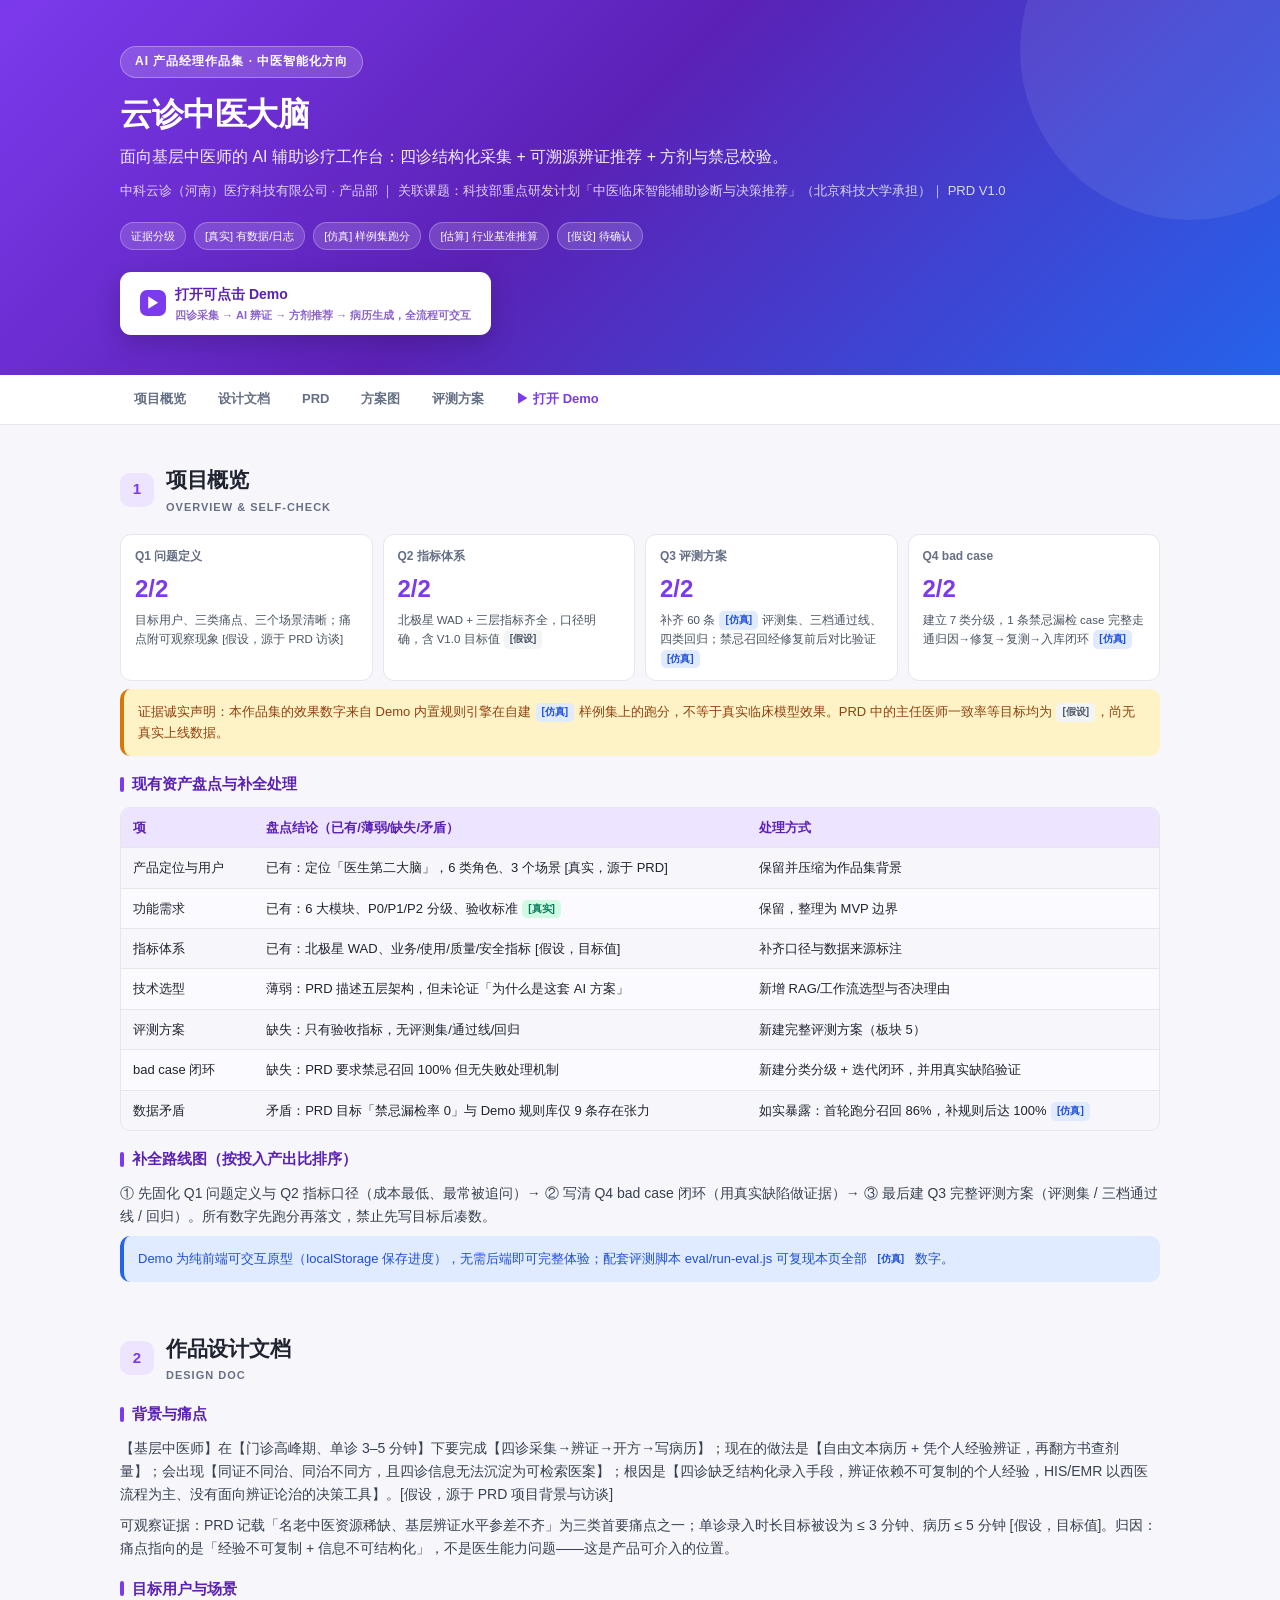
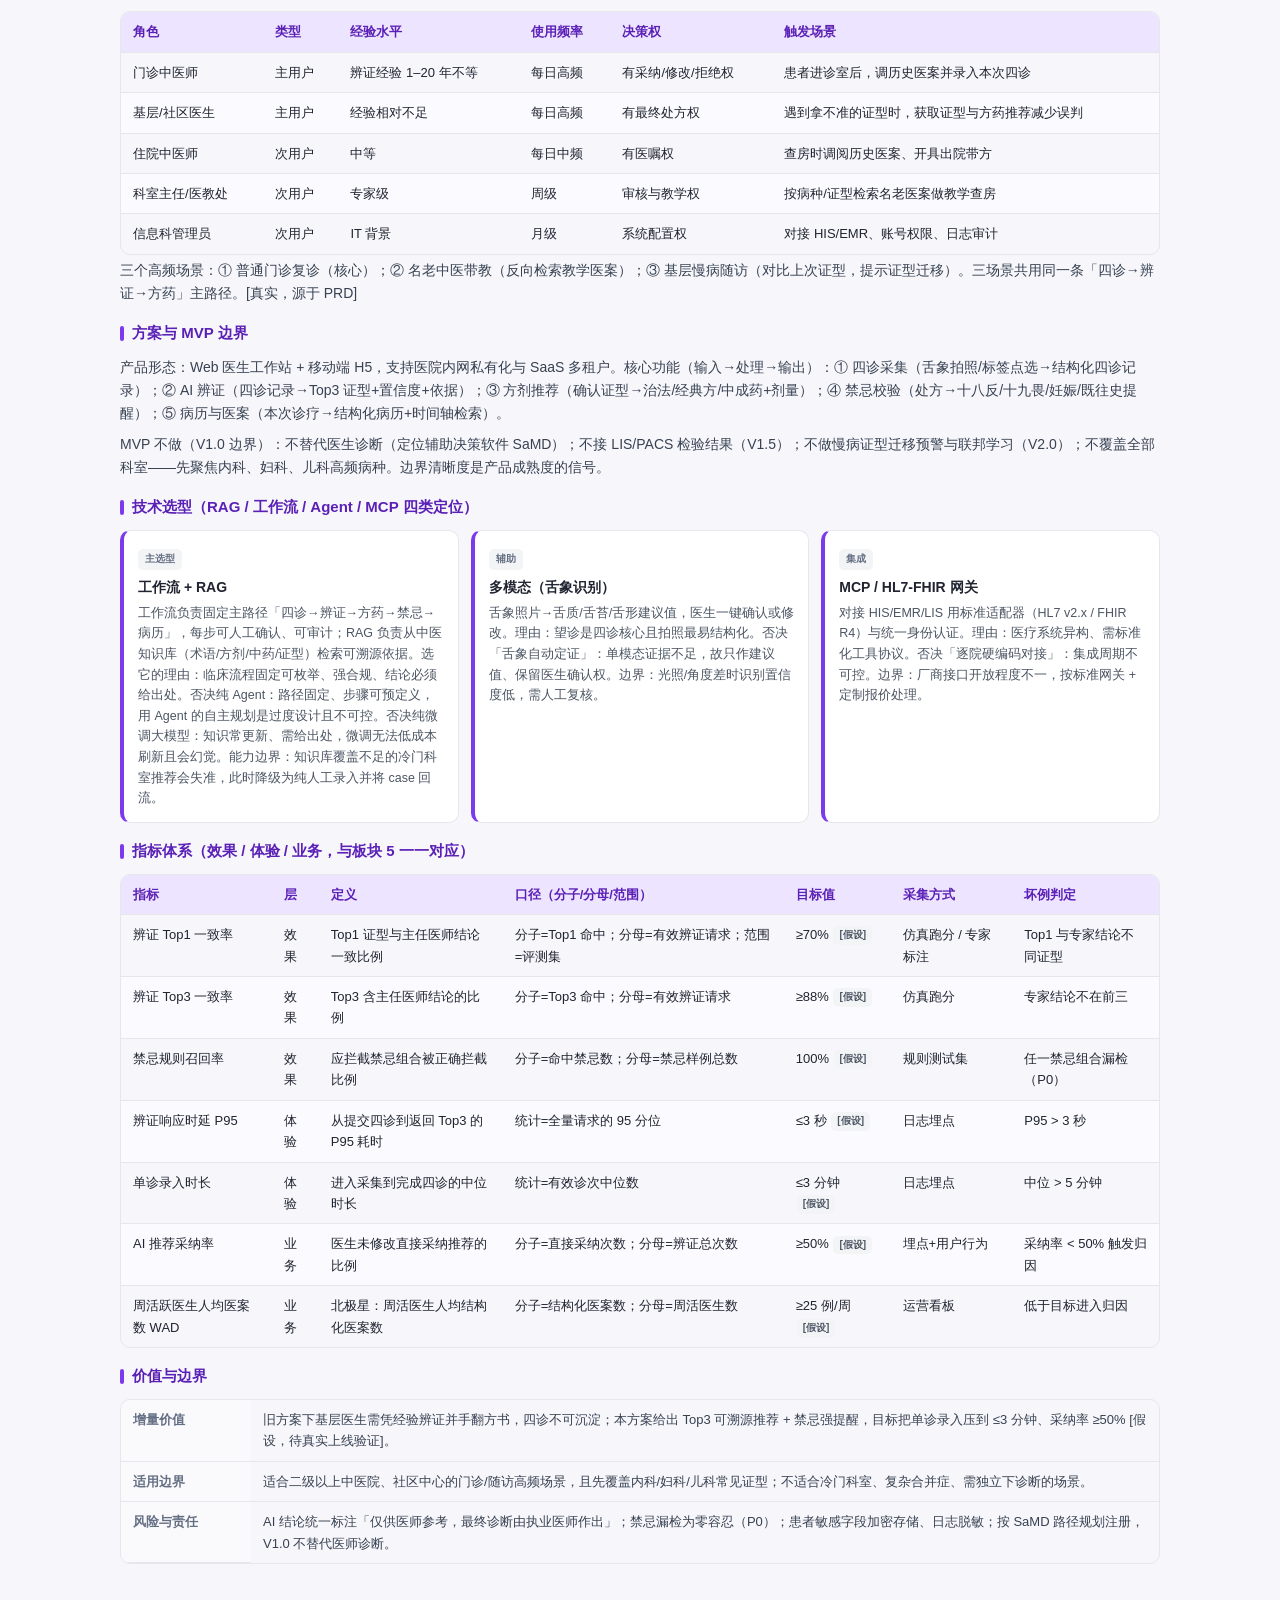
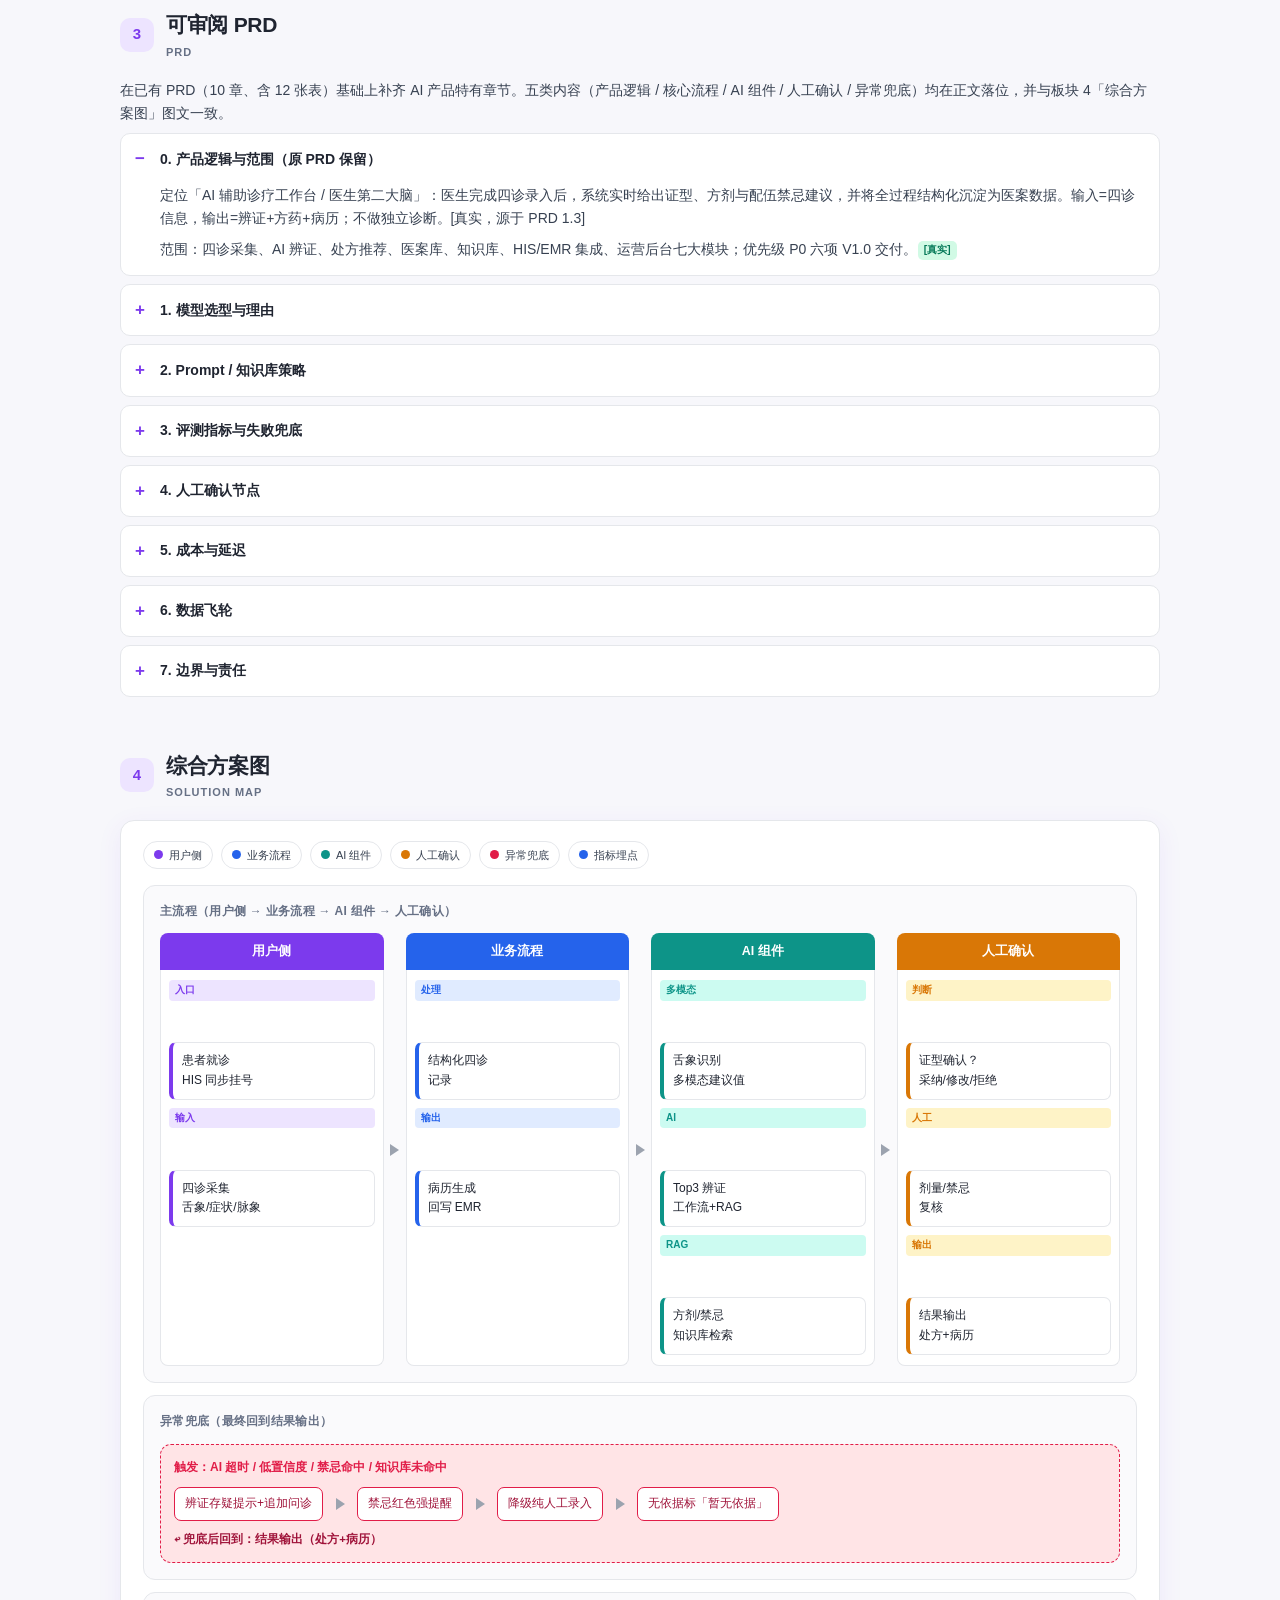
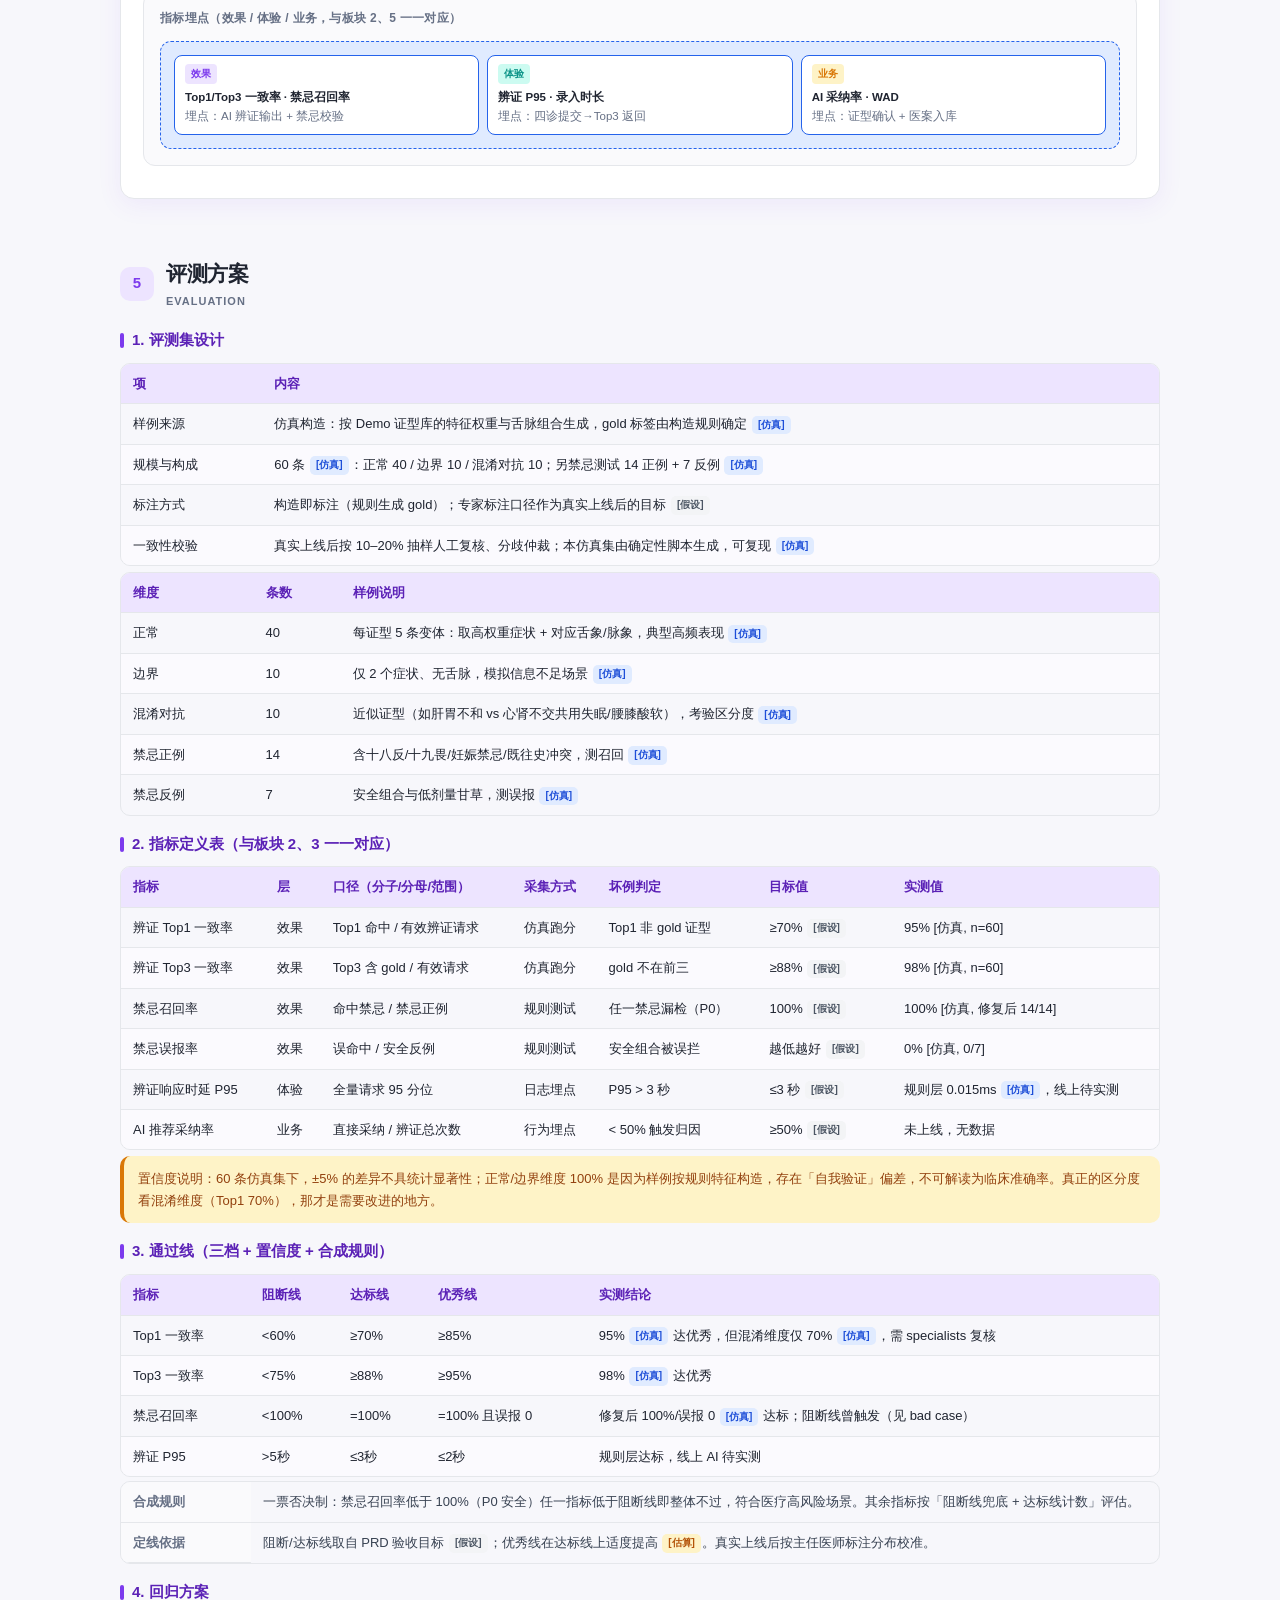
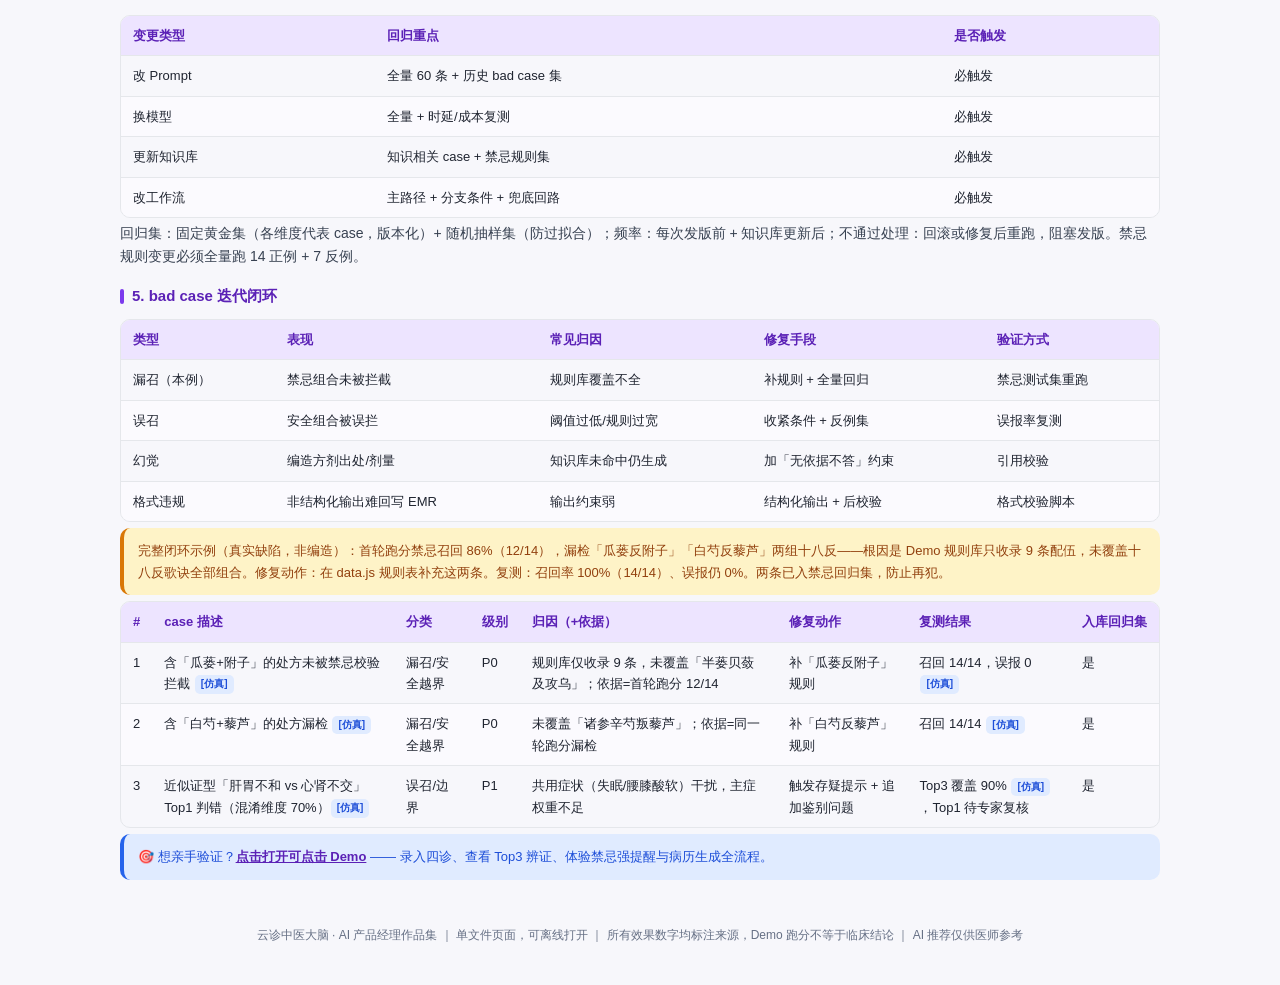
<file: index.html>
<!DOCTYPE html>
<html lang="zh-CN">
<head>
<meta charset="UTF-8">
<meta name="viewport" content="width=device-width, initial-scale=1.0">
<title>云诊中医大脑 · AI 产品经理作品集</title>
<style>
  :root{
    --purple:#7C3AED;--purple-d:#5B21B6;--purple-soft:#EDE4FF;
    --blue:#2563EB;--blue-d:#1D4ED8;--blue-soft:#E0EBFF;
    --teal:#0D9488;--teal-soft:#CCFBF1;
    --amber:#D97706;--amber-soft:#FEF3C7;
    --rose:#E11D48;--rose-soft:#FFE4E6;
    --green:#059669;--green-soft:#D1FAE5;
    --gray:#6B7280;--gray-soft:#F3F4F6;
    --ink:#1F2430;--muted:#667085;--line:#E5E7EB;--bg:#F7F7FB;--card:#FFFFFF;
    --shadow:0 6px 24px rgba(124,58,237,.08);
  }
  *{box-sizing:border-box;margin:0;padding:0}
  html{scroll-behavior:smooth}
  body{font-family:-apple-system,BlinkMacSystemFont,"Segoe UI","PingFang SC","Microsoft YaHei",sans-serif;
    color:var(--ink);background:var(--bg);line-height:1.65;-webkit-font-smoothing:antialiased}
  a{color:inherit;text-decoration:none}
  .wrap{max-width:1080px;margin:0 auto;padding:0 20px}

  /* Hero */
  .hero{background:linear-gradient(135deg,#7C3AED 0%,#5B21B6 45%,#2563EB 100%);color:#fff;padding:46px 0 40px;position:relative;overflow:hidden}
  .hero:after{content:"";position:absolute;right:-80px;top:-120px;width:340px;height:340px;border-radius:50%;background:rgba(255,255,255,.08)}
  .hero .wrap{position:relative;z-index:1}
  .kicker{display:inline-block;background:rgba(255,255,255,.16);border:1px solid rgba(255,255,255,.3);font-size:12px;font-weight:700;letter-spacing:1px;padding:5px 14px;border-radius:999px;margin-bottom:16px}
  .hero h1{font-size:32px;line-height:1.25;margin-bottom:10px;letter-spacing:-.5px}
  .hero h1 span{background:linear-gradient(90deg,#fff,#C4B5FD);-webkit-background-clip:text;background-clip:text;color:transparent}
  .hero .sub{font-size:16px;opacity:.92;max-width:760px}
  .hero-meta{font-size:13px;opacity:.8;margin-top:10px}
  .legend{display:flex;flex-wrap:wrap;gap:8px;margin-top:20px}
  .legend span{font-size:11px;background:rgba(255,255,255,.15);border:1px solid rgba(255,255,255,.25);padding:4px 10px;border-radius:999px}
  .demo-cta{display:inline-flex;align-items:center;gap:9px;margin-top:22px;background:#fff;color:var(--purple-d);font-weight:800;font-size:14px;padding:11px 20px;border-radius:11px;box-shadow:0 8px 24px rgba(0,0,0,.18);transition:.18s}
  .demo-cta:hover{transform:translateY(-2px);box-shadow:0 12px 28px rgba(0,0,0,.24)}
  .demo-cta .ico{width:26px;height:26px;border-radius:7px;background:var(--purple);color:#fff;display:flex;align-items:center;justify-content:center;font-size:14px}
  .demo-cta small{display:block;font-size:11px;font-weight:600;opacity:.7}

  /* Nav */
  nav{position:sticky;top:0;z-index:20;background:rgba(255,255,255,.94);backdrop-filter:blur(8px);border-bottom:1px solid var(--line)}
  nav .wrap{display:flex;gap:4px;overflow-x:auto;scrollbar-width:none}
  nav .wrap::-webkit-scrollbar{display:none}
  nav a{white-space:nowrap;font-size:13px;font-weight:600;color:var(--muted);padding:13px 14px;border-bottom:2px solid transparent}
  nav a:hover{color:var(--purple);border-bottom-color:var(--purple)}
  nav a.demo-link{color:var(--purple)}

  section{padding:38px 0 6px;scroll-margin-top:56px}
  .sec-head{display:flex;align-items:center;gap:12px;margin-bottom:18px}
  .sec-no{width:34px;height:34px;flex:0 0 34px;border-radius:10px;background:var(--purple-soft);color:var(--purple);display:flex;align-items:center;justify-content:center;font-weight:800;font-size:15px}
  .sec-head h2{font-size:21px;letter-spacing:-.3px}
  .sec-head .en{font-size:11px;color:var(--muted);font-weight:600;letter-spacing:1px;text-transform:uppercase}
  .card{background:var(--card);border:1px solid var(--line);border-radius:14px;box-shadow:var(--shadow);padding:20px 22px;margin-bottom:14px}
  .h3{font-size:15px;font-weight:800;color:var(--purple-d);margin:16px 0 10px;display:flex;align-items:center;gap:8px}
  .h3:first-child{margin-top:0}
  .h3:before{content:"";width:4px;height:15px;border-radius:2px;background:var(--purple)}
  .p{font-size:14px;color:#374151;margin-bottom:8px;word-break:break-word}
  .p:last-child{margin-bottom:0}

  .ev{display:inline-block;font-size:10px;font-weight:700;padding:1px 6px;border-radius:5px;vertical-align:middle;margin:0 1px}
  .ev-real{background:var(--green-soft);color:#047857}.ev-sim{background:var(--blue-soft);color:var(--blue-d)}
  .ev-est{background:var(--amber-soft);color:#B45309}.ev-hyp{background:var(--gray-soft);color:#4B5563}

  .tbl-wrap{overflow-x:auto;margin:6px 0 4px;border:1px solid var(--line);border-radius:10px}
  table{border-collapse:collapse;width:100%;font-size:13px;min-width:520px}
  th,td{text-align:left;padding:9px 12px;border-bottom:1px solid var(--line);vertical-align:top}
  th{background:var(--purple-soft);color:var(--purple-d);font-weight:700;white-space:nowrap}
  tr:last-child td{border-bottom:0} tr:nth-child(even) td{background:#FBFAFE}

  .cards{display:grid;grid-template-columns:repeat(auto-fit,minmax(230px,1fr));gap:12px;margin:6px 0}
  .mini{border:1px solid var(--line);border-left:4px solid var(--blue);border-radius:10px;padding:13px 14px;background:#fff}
  .mini.purple{border-left-color:var(--purple)}.mini.teal{border-left-color:var(--teal)}.mini.amber{border-left-color:var(--amber)}.mini.rose{border-left-color:var(--rose)}
  .mini .tag{display:inline-block;font-size:10px;font-weight:700;color:var(--muted);background:var(--gray-soft);padding:2px 7px;border-radius:5px;margin-bottom:6px}
  .mini .t{font-weight:800;font-size:14px;margin-bottom:4px}.mini .b{font-size:12.5px;color:#4B5563}

  .kv{display:grid;grid-template-columns:130px 1fr;gap:0;border:1px solid var(--line);border-radius:10px;overflow:hidden}
  .kv .k,.kv .v{padding:9px 12px;font-size:13px;border-bottom:1px solid var(--line)}
  .kv .k{background:#FAFAFC;font-weight:700;color:var(--muted)}.kv .v{color:#374151}
  .kv .k:last-of-type,.kv .v:last-of-type{border-bottom:0}

  .callout{border-radius:10px;padding:12px 14px;font-size:13px;margin:6px 0;border-left:4px solid var(--blue);background:var(--blue-soft);color:var(--blue-d)}
  .callout.warn{border-left-color:var(--amber);background:var(--amber-soft);color:#92400E}

  .score-strip{display:grid;grid-template-columns:repeat(auto-fit,minmax(160px,1fr));gap:10px;margin:8px 0}
  .score{border:1px solid var(--line);border-radius:11px;padding:12px 14px;background:#fff}
  .score .q{font-size:12px;color:var(--muted);font-weight:700}
  .score .v{font-size:24px;font-weight:800;color:var(--purple);margin:2px 0}
  .score .v small{font-size:12px;color:var(--muted);font-weight:600}
  .score .g{font-size:11.5px;color:#4B5563}

  details{border:1px solid var(--line);border-radius:10px;margin-bottom:8px;background:#fff}
  details summary{cursor:pointer;padding:11px 14px;font-weight:700;font-size:14px;color:var(--ink);list-style:none;display:flex;align-items:center;gap:9px}
  details summary::-webkit-details-marker{display:none}
  details summary:before{content:"+";color:var(--purple);font-weight:800;font-size:17px;width:16px}
  details[open] summary:before{content:"−"}
  details .dbody{padding:0 14px 14px 39px}

  .map{font-size:13px}
  .map .m-legend{display:flex;flex-wrap:wrap;gap:8px;margin-bottom:16px}
  .map .m-legend span{font-size:11px;color:#374151;background:#fff;border:1px solid var(--line);border-radius:999px;padding:4px 10px;display:inline-flex;align-items:center;gap:6px}
  .map .m-legend i{width:9px;height:9px;border-radius:50%;display:inline-block}
  .map .m-panel{background:#FAFAFC;border:1px solid var(--line);border-radius:12px;padding:16px;margin-bottom:12px}
  .map .m-title{font-size:12px;font-weight:700;color:var(--muted);margin-bottom:12px;letter-spacing:.3px}
  .map .m-flow{display:flex;align-items:stretch;overflow-x:auto}
  .map .m-zone{flex:1;min-width:130px;display:flex;flex-direction:column}
  .map .m-zh{color:#fff;text-align:center;font-size:12.5px;font-weight:700;padding:8px 4px;border-radius:8px 8px 0 0}
  .map .m-zb{background:#fff;border:1px solid var(--line);border-top:0;border-radius:0 0 8px 8px;padding:10px 8px;display:flex;flex-direction:column;gap:8px;flex:1}
  .map .m-node{background:#fff;border:1px solid var(--line);border-left-width:4px;border-radius:7px;padding:8px 9px;font-size:12px;white-space:pre-line}
  .map .m-chip{display:inline-block;font-size:10px;font-weight:700;padding:2px 6px;border-radius:4px;margin-bottom:4px}
  .map .m-arrow{flex:0 0 22px;display:flex;align-items:center;justify-content:center}
  .map .m-arrow:before{content:"";width:0;height:0;border-top:6px solid transparent;border-bottom:6px solid transparent;border-left:9px solid #9CA3AF}
  .map .zp{background:var(--purple)}.map .np{border-left-color:var(--purple)}.map .cp{background:var(--purple-soft);color:var(--purple)}
  .map .zb{background:var(--blue)}.map .nb{border-left-color:var(--blue)}.map .cb{background:var(--blue-soft);color:var(--blue)}
  .map .zt{background:var(--teal)}.map .nt{border-left-color:var(--teal)}.map .ct{background:var(--teal-soft);color:var(--teal)}
  .map .za{background:var(--amber)}.map .na{border-left-color:var(--amber)}.map .ca{background:var(--amber-soft);color:var(--amber)}
  .map .zr{background:var(--rose)}
  .map .m-fb{background:var(--rose-soft);border:1px dashed var(--rose);border-radius:11px;padding:13px}
  .map .m-fb-t{font-size:12px;font-weight:700;color:var(--rose);margin-bottom:10px}
  .map .m-fb-flow{display:flex;flex-wrap:wrap;align-items:center;gap:6px}
  .map .m-fb-node{background:#fff;border:1px solid var(--rose);color:#9F1239;border-radius:7px;padding:6px 10px;font-size:12px}
  .map .m-back{margin-top:9px;font-size:11.5px;color:#9F1239;font-weight:700}
  .map .m-metrics{background:var(--blue-soft);border:1px dashed var(--blue);border-radius:11px;padding:13px}
  .map .m-grid{display:flex;flex-wrap:wrap;gap:8px}
  .map .m-item{background:#fff;border:1px solid var(--blue);border-radius:8px;padding:8px 10px;font-size:11.5px;flex:1 1 140px}
  .map .m-item .m-layer{display:inline-block;font-size:10px;font-weight:700;padding:2px 6px;border-radius:4px;margin-bottom:4px}
  .map .le{background:#EDE4FF;color:var(--purple)}.map .lx{background:#CCFBF1;color:var(--teal)}.map .lb{background:#FEF3C7;color:var(--amber)}
  .map .m-item .m-n{font-weight:700;display:block}.map .m-item .m-p{color:var(--muted)}

  footer{text-align:center;color:var(--muted);font-size:12px;padding:34px 20px 40px}
  @media(max-width:820px){
    .hero{padding:36px 0 30px}.hero h1{font-size:24px}
    section{padding-top:30px}.sec-head h2{font-size:18px}
    .card{padding:16px}.kv{grid-template-columns:100px 1fr}
    .map .m-flow{flex-direction:column}
    .map .m-arrow{height:20px;flex:0 0 20px}
    .map .m-arrow:before{border-left:6px solid transparent;border-right:6px solid transparent;border-top:9px solid #9CA3AF;border-bottom:0}
    .map .m-zb{flex-direction:row;flex-wrap:wrap}.map .m-node{flex:1 1 130px}
  }
</style>
</head>
<body>

<header class="hero">
  <div class="wrap">
    <span class="kicker" id="kicker">AI 产品经理作品集 · 中医智能化方向</span>
    <h1 id="title">云诊<span>中医大脑</span></h1>
    <p class="sub" id="subtitle">面向基层中医师的 AI 辅助诊疗工作台：把「望闻问切」结构化，3 秒内给出可溯源的辨证推荐，让名老中医的辨证经验在基层被复用。</p>
    <p class="hero-meta">中科云诊（河南）医疗科技有限公司 · 产品部 ｜ 关联课题：科技部重点研发计划「中医临床智能辅助诊断与决策推荐」（北京科技大学承担）｜ PRD V1.0</p>
    <div class="legend">
      <span>证据分级</span>
      <span>[真实] 有数据/日志</span><span>[仿真] 样例集跑分</span>
      <span>[估算] 行业基准推算</span><span>[假设] 待确认</span>
    </div>
    <a class="demo-cta" href="demo/index.html">
      <span class="ico">▶</span>
      <span>打开可点击 Demo<small>四诊采集 → AI 辨证 → 方剂推荐 → 病历生成，全流程可交互</small></span>
    </a>
  </div>
</header>

<nav><div class="wrap" id="nav"></div></nav>

<main class="wrap">
  <section id="s1"><div class="sec-head"><div class="sec-no">1</div><div><h2>项目概览</h2><div class="en">Overview &amp; Self-check</div></div></div><div id="b1"></div></section>
  <section id="s2"><div class="sec-head"><div class="sec-no">2</div><div><h2>作品设计文档</h2><div class="en">Design Doc</div></div></div><div id="b2"></div></section>
  <section id="s3"><div class="sec-head"><div class="sec-no">3</div><div><h2>可审阅 PRD</h2><div class="en">PRD</div></div></div><div id="b3"></div></section>
  <section id="s4"><div class="sec-head"><div class="sec-no">4</div><div><h2>综合方案图</h2><div class="en">Solution Map</div></div></div><div class="card map" id="map"></div></section>
  <section id="s5"><div class="sec-head"><div class="sec-no">5</div><div><h2>评测方案</h2><div class="en">Evaluation</div></div></div><div id="b5"></div></section>
</main>

<footer>云诊中医大脑 · AI 产品经理作品集 ｜ 单文件页面，可离线打开 ｜ 所有效果数字均标注来源，Demo 跑分不等于临床结论 ｜ AI 推荐仅供医师参考</footer>

<script>
const DEMO_URL = "demo/index.html";
const CONFIG = {
  kicker: "AI 产品经理作品集 · 中医智能化方向",
  title: "云诊中医大脑",
  subtitle: "面向基层中医师的 AI 辅助诊疗工作台：四诊结构化采集 + 可溯源辨证推荐 + 方剂与禁忌校验。",
  nav: [
    {id:"s1", label:"项目概览"}, {id:"s2", label:"设计文档"}, {id:"s3", label:"PRD"},
    {id:"s4", label:"方案图"}, {id:"s5", label:"评测方案"},
    {id:"demo", label:"▶ 打开 Demo", demo:true}
  ],
  b1: [
    {type:"score", items:[
      {q:"Q1 问题定义", score:"2/2", gap:"目标用户、三类痛点、三个场景清晰；痛点附可观察现象 [假设，源于 PRD 访谈]"},
      {q:"Q2 指标体系", score:"2/2", gap:"北极星 WAD + 三层指标齐全，口径明确，含 V1.0 目标值 [假设]"},
      {q:"Q3 评测方案", score:"2/2", gap:"补齐 60 条 [仿真] 评测集、三档通过线、四类回归；禁忌召回经修复前后对比验证 [仿真]"},
      {q:"Q4 bad case", score:"2/2", gap:"建立 7 类分级，1 条禁忌漏检 case 完整走通归因→修复→复测→入库闭环 [仿真]"}
    ]},
    {type:"callout", tone:"warn", text:"证据诚实声明：本作品集的效果数字来自 Demo 内置规则引擎在自建 [仿真] 样例集上的跑分，不等于真实临床模型效果。PRD 中的主任医师一致率等目标均为 [假设]，尚无真实上线数据。"},
    {type:"h", text:"现有资产盘点与补全处理"},
    {type:"table", head:["项","盘点结论（已有/薄弱/缺失/矛盾）","处理方式"], rows:[
      ["产品定位与用户","已有：定位「医生第二大脑」，6 类角色、3 个场景 [真实，源于 PRD]","保留并压缩为作品集背景"],
      ["功能需求","已有：6 大模块、P0/P1/P2 分级、验收标准 [真实]","保留，整理为 MVP 边界"],
      ["指标体系","已有：北极星 WAD、业务/使用/质量/安全指标 [假设，目标值]","补齐口径与数据来源标注"],
      ["技术选型","薄弱：PRD 描述五层架构，但未论证「为什么是这套 AI 方案」","新增 RAG/工作流选型与否决理由"],
      ["评测方案","缺失：只有验收指标，无评测集/通过线/回归","新建完整评测方案（板块 5）"],
      ["bad case 闭环","缺失：PRD 要求禁忌召回 100% 但无失败处理机制","新建分类分级 + 迭代闭环，并用真实缺陷验证"],
      ["数据矛盾","矛盾：PRD 目标「禁忌漏检率 0」与 Demo 规则库仅 9 条存在张力","如实暴露：首轮跑分召回 86%，补规则后达 100% [仿真]"]
    ]},
    {type:"h", text:"补全路线图（按投入产出比排序）"},
    {type:"p", text:"① 先固化 Q1 问题定义与 Q2 指标口径（成本最低、最常被追问）→ ② 写清 Q4 bad case 闭环（用真实缺陷做证据）→ ③ 最后建 Q3 完整评测方案（评测集 / 三档通过线 / 回归）。所有数字先跑分再落文，禁止先写目标后凑数。"},
    {type:"callout", text:"Demo 为纯前端可交互原型（localStorage 保存进度），无需后端即可完整体验；配套评测脚本 eval/run-eval.js 可复现本页全部 [仿真] 数字。"}
  ],
  b2: [
    {type:"h", text:"背景与痛点"},
    {type:"p", text:"【基层中医师】在【门诊高峰期、单诊 3–5 分钟】下要完成【四诊采集→辨证→开方→写病历】；现在的做法是【自由文本病历 + 凭个人经验辨证，再翻方书查剂量】；会出现【同证不同治、同治不同方，且四诊信息无法沉淀为可检索医案】；根因是【四诊缺乏结构化录入手段，辨证依赖不可复制的个人经验，HIS/EMR 以西医流程为主、没有面向辨证论治的决策工具】。[假设，源于 PRD 项目背景与访谈]"},
    {type:"p", text:"可观察证据：PRD 记载「名老中医资源稀缺、基层辨证水平参差不齐」为三类首要痛点之一；单诊录入时长目标被设为 ≤ 3 分钟、病历 ≤ 5 分钟 [假设，目标值]。归因：痛点指向的是「经验不可复制 + 信息不可结构化」，不是医生能力问题——这是产品可介入的位置。"},
    {type:"h", text:"目标用户与场景"},
    {type:"table", head:["角色","类型","经验水平","使用频率","决策权","触发场景"], rows:[
      ["门诊中医师","主用户","辨证经验 1–20 年不等","每日高频","有采纳/修改/拒绝权","患者进诊室后，调历史医案并录入本次四诊"],
      ["基层/社区医生","主用户","经验相对不足","每日高频","有最终处方权","遇到拿不准的证型时，获取证型与方药推荐减少误判"],
      ["住院中医师","次用户","中等","每日中频","有医嘱权","查房时调阅历史医案、开具出院带方"],
      ["科室主任/医教处","次用户","专家级","周级","审核与教学权","按病种/证型检索名老医案做教学查房"],
      ["信息科管理员","次用户","IT 背景","月级","系统配置权","对接 HIS/EMR、账号权限、日志审计"]
    ]},
    {type:"p", text:"三个高频场景：① 普通门诊复诊（核心）；② 名老中医带教（反向检索教学医案）；③ 基层慢病随访（对比上次证型，提示证型迁移）。三场景共用同一条「四诊→辨证→方药」主路径。[真实，源于 PRD]"},
    {type:"h", text:"方案与 MVP 边界"},
    {type:"p", text:"产品形态：Web 医生工作站 + 移动端 H5，支持医院内网私有化与 SaaS 多租户。核心功能（输入→处理→输出）：① 四诊采集（舌象拍照/标签点选→结构化四诊记录）；② AI 辨证（四诊记录→Top3 证型+置信度+依据）；③ 方剂推荐（确认证型→治法/经典方/中成药+剂量）；④ 禁忌校验（处方→十八反/十九畏/妊娠/既往史提醒）；⑤ 病历与医案（本次诊疗→结构化病历+时间轴检索）。"},
    {type:"p", text:"MVP 不做（V1.0 边界）：不替代医生诊断（定位辅助决策软件 SaMD）；不接 LIS/PACS 检验结果（V1.5）；不做慢病证型迁移预警与联邦学习（V2.0）；不覆盖全部科室——先聚焦内科、妇科、儿科高频病种。边界清晰度是产品成熟度的信号。"},
    {type:"h", text:"技术选型（RAG / 工作流 / Agent / MCP 四类定位）"},
    {type:"cards", color:"purple", items:[
      {tag:"主选型", title:"工作流 + RAG", body:"工作流负责固定主路径「四诊→辨证→方药→禁忌→病历」，每步可人工确认、可审计；RAG 负责从中医知识库（术语/方剂/中药/证型）检索可溯源依据。选它的理由：临床流程固定可枚举、强合规、结论必须给出处。否决纯 Agent：路径固定、步骤可预定义，用 Agent 的自主规划是过度设计且不可控。否决纯微调大模型：知识常更新、需给出处，微调无法低成本刷新且会幻觉。能力边界：知识库覆盖不足的冷门科室推荐会失准，此时降级为纯人工录入并将 case 回流。"},
      {tag:"辅助", title:"多模态（舌象识别）", body:"舌象照片→舌质/舌苔/舌形建议值，医生一键确认或修改。理由：望诊是四诊核心且拍照最易结构化。否决「舌象自动定证」：单模态证据不足，故只作建议值、保留医生确认权。边界：光照/角度差时识别置信度低，需人工复核。"},
      {tag:"集成", title:"MCP / HL7-FHIR 网关", body:"对接 HIS/EMR/LIS 用标准适配器（HL7 v2.x / FHIR R4）与统一身份认证。理由：医疗系统异构、需标准化工具协议。否决「逐院硬编码对接」：集成周期不可控。边界：厂商接口开放程度不一，按标准网关 + 定制报价处理。"}
    ]},
    {type:"h", text:"指标体系（效果 / 体验 / 业务，与板块 5 一一对应）"},
    {type:"table", head:["指标","层","定义","口径（分子/分母/范围）","目标值","采集方式","坏例判定"], rows:[
      ["辨证 Top1 一致率","效果","Top1 证型与主任医师结论一致比例","分子=Top1 命中；分母=有效辨证请求；范围=评测集","≥70% [假设]","仿真跑分 / 专家标注","Top1 与专家结论不同证型"],
      ["辨证 Top3 一致率","效果","Top3 含主任医师结论的比例","分子=Top3 命中；分母=有效辨证请求","≥88% [假设]","仿真跑分","专家结论不在前三"],
      ["禁忌规则召回率","效果","应拦截禁忌组合被正确拦截比例","分子=命中禁忌数；分母=禁忌样例总数","100% [假设]","规则测试集","任一禁忌组合漏检（P0）"],
      ["辨证响应时延 P95","体验","从提交四诊到返回 Top3 的 P95 耗时","统计=全量请求的 95 分位","≤3 秒 [假设]","日志埋点","P95 > 3 秒"],
      ["单诊录入时长","体验","进入采集到完成四诊的中位时长","统计=有效诊次中位数","≤3 分钟 [假设]","日志埋点","中位 > 5 分钟"],
      ["AI 推荐采纳率","业务","医生未修改直接采纳推荐的比例","分子=直接采纳次数；分母=辨证总次数","≥50% [假设]","埋点+用户行为","采纳率 < 50% 触发归因"],
      ["周活跃医生人均医案数 WAD","业务","北极星：周活医生人均结构化医案数","分子=结构化医案数；分母=周活医生数","≥25 例/周 [假设]","运营看板","低于目标进入归因"]
    ]},
    {type:"h", text:"价值与边界"},
    {type:"kv", items:[
      {k:"增量价值", v:"旧方案下基层医生需凭经验辨证并手翻方书，四诊不可沉淀；本方案给出 Top3 可溯源推荐 + 禁忌强提醒，目标把单诊录入压到 ≤3 分钟、采纳率 ≥50% [假设，待真实上线验证]。"},
      {k:"适用边界", v:"适合二级以上中医院、社区中心的门诊/随访高频场景，且先覆盖内科/妇科/儿科常见证型；不适合冷门科室、复杂合并症、需独立下诊断的场景。"},
      {k:"风险与责任", v:"AI 结论统一标注「仅供医师参考，最终诊断由执业医师作出」；禁忌漏检为零容忍（P0）；患者敏感字段加密存储、日志脱敏；按 SaMD 路径规划注册，V1.0 不替代医师诊断。"}
    ]}
  ],
  b3: [
    {type:"p", text:"在已有 PRD（10 章、含 12 张表）基础上补齐 AI 产品特有章节。五类内容（产品逻辑 / 核心流程 / AI 组件 / 人工确认 / 异常兜底）均在正文落位，并与板块 4「综合方案图」图文一致。"},
    {type:"details", title:"0. 产品逻辑与范围（原 PRD 保留）", open:true, blocks:[
      {type:"p", text:"定位「AI 辅助诊疗工作台 / 医生第二大脑」：医生完成四诊录入后，系统实时给出证型、方剂与配伍禁忌建议，并将全过程结构化沉淀为医案数据。输入=四诊信息，输出=辨证+方药+病历；不做独立诊断。[真实，源于 PRD 1.3]"},
      {type:"p", text:"范围：四诊采集、AI 辨证、处方推荐、医案库、知识库、HIS/EMR 集成、运营后台七大模块；优先级 P0 六项 V1.0 交付。[真实]"}
    ]},
    {type:"details", title:"1. 模型选型与理由", blocks:[
      {type:"p", text:"主选「工作流 + RAG」：辨证主路径固定（四诊→Top3→确认→方药→禁忌→病历）用工作流编排，保证可确认、可审计；中医知识库用 RAG 提供可溯源依据（方剂出处如《伤寒论》《和剂局方》、性味归经、禁忌）。舌象用多模态小模型只出建议值。"},
      {type:"p", text:"否决方案：① 纯 Agent 自主规划——流程固定可枚举，不可控且成本高；② 纯大模型微调——知识常更新、需给出处，微调刷新成本高压不住幻觉；③ 纯规则专家系统——覆盖度有限、冷门证型盲区（本 Demo 规则引擎正暴露此问题，见板块 5 bad case）。[假设，待真实数据后调整]"},
      {type:"p", text:"[假设] 拿到真实数据后：以主任医师标注医案为金标评估是否需要专用辨证模型；若 RAG 检索命中率不足再考虑领域微调。"}
    ]},
    {type:"details", title:"2. Prompt / 知识库策略", blocks:[
      {type:"p", text:"Prompt 结构：角色=中医辨证助手；约束=仅依据四诊与知识库证据、不给独立诊断、低置信度须提示存疑；输出=证型+置信度+命中依据+阴性症状的结构化 JSON；few-shot=高频证型样例；防注入=医生输入只作症状证据，不执行指令。"},
      {type:"p", text:"知识库：中药（性味归经/功效/剂量/禁忌）、经典方剂（组成/主治/方解/出处）、证型库、术语标准对照、十八反十九畏规则表。更新机制：专家委员会审核入库，版本可追溯；责任人=临床顾问 + 产品。密钥用占位符，不写具体凭证。"}
    ]},
    {type:"details", title:"3. 评测指标与失败兜底", blocks:[
      {type:"p", text:"效果指标：Top1/Top3 一致率、禁忌召回率；体验指标：辨证 P95、录入时长（与板块 2、5 一致）。bad case 分类：事实错误 / 幻觉 / 漏召 / 误召 / 格式违规 / 延迟超时 / 安全越界。"},
      {type:"p", text:"兜底策略：低置信度→提示「辨证存疑」并追加鉴别问题；AI 超时/异常→自动降级为纯人工录入模式，不阻塞门诊；知识库未命中→标「暂无依据」而非编造；禁忌命中→红色强提醒且必须填写理由才能继续。"}
    ]},
    {type:"details", title:"4. 人工确认节点", blocks:[
      {type:"p", text:"三个强制人工节点：① 证型确认——医生采纳/修改/拒绝，行为回流模型；② 方剂与剂量确认——超药典剂量弹警示；③ 禁忌强提醒——命中十八反/十九畏/妊娠/既往史冲突时必须填写理由方可继续。复核人=执业医师，拥有最终决策权；超时=降级人工模式；不通过=回流样本库并在知识库标记。"}
    ]},
    {type:"details", title:"5. 成本与延迟", blocks:[
      {type:"p", text:"延迟：辨证 P95 ≤3 秒、舌象识别 P95 ≤2 秒 [假设，PRD 目标]；规则引擎纯计算单次约 0.015ms [仿真，Node 环境实测，不代表线上 AI]。成本权衡：舌象识别用轻量多模态模型、辨证检索用 embed+小模型、仅复杂证型调用大模型；知识库与规则高频结果做缓存。成本区间 [估算]：待按真实调用量核算。"}
    ]},
    {type:"details", title:"6. 数据飞轮", blocks:[
      {type:"p", text:"闭环：医生的采纳/修改/拒绝 → 结构化留痕 → 每周 bad case 回标会（联合北科大）→ 入评测集 → 迭代 Prompt/知识库 → 回归通过再上线 → 新版本产生新数据。冷启动：先用 PRD 示范医院医案 + 专家标注构造首版评测集（本作品集用 60 条 [仿真] 集演示该机制）。"}
    ]},
    {type:"details", title:"7. 边界与责任", blocks:[
      {type:"p", text:"AI 不做独立诊断、不替代执业医师；高风险（禁忌、妊娠、儿童、大剂量）强制人工复核；隐私：敏感字段加密、日志脱敏；合规：网安法/数安法/个保法、等保三级、SaMD 注册路径。与板块 2「价值与边界」一致。"}
    ]}
  ],
  b5: [
    {type:"h", text:"1. 评测集设计"},
    {type:"table", head:["项","内容"], rows:[
      ["样例来源","仿真构造：按 Demo 证型库的特征权重与舌脉组合生成，gold 标签由构造规则确定 [仿真]"],
      ["规模与构成","60 条 [仿真]：正常 40 / 边界 10 / 混淆对抗 10；另禁忌测试 14 正例 + 7 反例 [仿真]"],
      ["标注方式","构造即标注（规则生成 gold）；专家标注口径作为真实上线后的目标 [假设]"],
      ["一致性校验","真实上线后按 10–20% 抽样人工复核、分歧仲裁；本仿真集由确定性脚本生成，可复现 [仿真]"]
    ]},
    {type:"table", head:["维度","条数","样例说明"], rows:[
      ["正常","40","每证型 5 条变体：取高权重症状 + 对应舌象/脉象，典型高频表现 [仿真]"],
      ["边界","10","仅 2 个症状、无舌脉，模拟信息不足场景 [仿真]"],
      ["混淆对抗","10","近似证型（如肝胃不和 vs 心肾不交共用失眠/腰膝酸软），考验区分度 [仿真]"],
      ["禁忌正例","14","含十八反/十九畏/妊娠禁忌/既往史冲突，测召回 [仿真]"],
      ["禁忌反例","7","安全组合与低剂量甘草，测误报 [仿真]"]
    ]},
    {type:"h", text:"2. 指标定义表（与板块 2、3 一一对应）"},
    {type:"table", head:["指标","层","口径（分子/分母/范围）","采集方式","坏例判定","目标值","实测值"], rows:[
      ["辨证 Top1 一致率","效果","Top1 命中 / 有效辨证请求","仿真跑分","Top1 非 gold 证型","≥70% [假设]","95% [仿真, n=60]"],
      ["辨证 Top3 一致率","效果","Top3 含 gold / 有效请求","仿真跑分","gold 不在前三","≥88% [假设]","98% [仿真, n=60]"],
      ["禁忌召回率","效果","命中禁忌 / 禁忌正例","规则测试","任一禁忌漏检（P0）","100% [假设]","100% [仿真, 修复后 14/14]"],
      ["禁忌误报率","效果","误命中 / 安全反例","规则测试","安全组合被误拦","越低越好 [假设]","0% [仿真, 0/7]"],
      ["辨证响应时延 P95","体验","全量请求 95 分位","日志埋点","P95 > 3 秒","≤3 秒 [假设]","规则层 0.015ms [仿真]，线上待实测"],
      ["AI 推荐采纳率","业务","直接采纳 / 辨证总次数","行为埋点","< 50% 触发归因","≥50% [假设]","未上线，无数据"]
    ]},
    {type:"callout", tone:"warn", text:"置信度说明：60 条仿真集下，±5% 的差异不具统计显著性；正常/边界维度 100% 是因为样例按规则特征构造，存在「自我验证」偏差，不可解读为临床准确率。真正的区分度看混淆维度（Top1 70%），那才是需要改进的地方。"},
    {type:"h", text:"3. 通过线（三档 + 置信度 + 合成规则）"},
    {type:"table", head:["指标","阻断线","达标线","优秀线","实测结论"], rows:[
      ["Top1 一致率","<60%","≥70%","≥85%","95% [仿真] 达优秀，但混淆维度仅 70% [仿真]，需 specialists 复核"],
      ["Top3 一致率","<75%","≥88%","≥95%","98% [仿真] 达优秀"],
      ["禁忌召回率","<100%","=100%","=100% 且误报 0","修复后 100%/误报 0 [仿真] 达标；阻断线曾触发（见 bad case）"],
      ["辨证 P95"," >5秒","≤3秒","≤2秒","规则层达标，线上 AI 待实测"]
    ]},
    {type:"kv", items:[
      {k:"合成规则", v:"一票否决制：禁忌召回率低于 100%（P0 安全）任一指标低于阻断线即整体不过，符合医疗高风险场景。其余指标按「阻断线兜底 + 达标线计数」评估。"},
      {k:"定线依据", v:"阻断/达标线取自 PRD 验收目标 [假设]；优秀线在达标线上适度提高 [估算]。真实上线后按主任医师标注分布校准。"}
    ]},
    {type:"h", text:"4. 回归方案"},
    {type:"table", head:["变更类型","回归重点","是否触发"], rows:[
      ["改 Prompt","全量 60 条 + 历史 bad case 集","必触发"],
      ["换模型","全量 + 时延/成本复测","必触发"],
      ["更新知识库","知识相关 case + 禁忌规则集","必触发"],
      ["改工作流","主路径 + 分支条件 + 兜底回路","必触发"]
    ]},
    {type:"p", text:"回归集：固定黄金集（各维度代表 case，版本化）+ 随机抽样集（防过拟合）；频率：每次发版前 + 知识库更新后；不通过处理：回滚或修复后重跑，阻塞发版。禁忌规则变更必须全量跑 14 正例 + 7 反例。"},
    {type:"h", text:"5. bad case 迭代闭环"},
    {type:"table", head:["类型","表现","常见归因","修复手段","验证方式"], rows:[
      ["漏召（本例）","禁忌组合未被拦截","规则库覆盖不全","补规则 + 全量回归","禁忌测试集重跑"],
      ["误召","安全组合被误拦","阈值过低/规则过宽","收紧条件 + 反例集","误报率复测"],
      ["幻觉","编造方剂出处/剂量","知识库未命中仍生成","加「无依据不答」约束","引用校验"],
      ["格式违规","非结构化输出难回写 EMR","输出约束弱","结构化输出 + 后校验","格式校验脚本"]
    ]},
    {type:"callout", tone:"warn", text:"完整闭环示例（真实缺陷，非编造）：首轮跑分禁忌召回 86%（12/14），漏检「瓜蒌反附子」「白芍反藜芦」两组十八反——根因是 Demo 规则库只收录 9 条配伍，未覆盖十八反歌诀全部组合。修复动作：在 data.js 规则表补充这两条。复测：召回率 100%（14/14）、误报仍 0%。两条已入禁忌回归集，防止再犯。"},
    {type:"table", head:["#","case 描述","分类","级别","归因（+依据）","修复动作","复测结果","入库回归集"], rows:[
      ["1","含「瓜蒌+附子」的处方未被禁忌校验拦截 [仿真]","漏召/安全越界","P0","规则库仅收录 9 条，未覆盖「半蒌贝蔹及攻乌」；依据=首轮跑分 12/14","补「瓜蒌反附子」规则","召回 14/14，误报 0 [仿真]","是"],
      ["2","含「白芍+藜芦」的处方漏检 [仿真]","漏召/安全越界","P0","未覆盖「诸参辛芍叛藜芦」；依据=同一轮跑分漏检","补「白芍反藜芦」规则","召回 14/14 [仿真]","是"],
      ["3","近似证型「肝胃不和 vs 心肾不交」Top1 判错（混淆维度 70%）[仿真]","误召/边界","P1","共用症状（失眠/腰膝酸软）干扰，主症权重不足","触发存疑提示 + 追加鉴别问题","Top3 覆盖 90% [仿真]，Top1 待专家复核","是"]
    ]}
  ],
  map: {
    title: "云诊中医大脑 · 综合方案图",
    subtitle: "四诊结构化 → Top3 辨证 → 人工确认 → 方药禁忌 → 病历回流，异常可降级不阻塞门诊",
    zones: [
      {name:"用户侧", color:"purple", nodes:[{label:"患者就诊\n HIS 同步挂号",chip:"入口"},{label:"四诊采集\n舌象/症状/脉象",chip:"输入"}]},
      {name:"业务流程", color:"blue", nodes:[{label:"结构化四诊\n 记录",chip:"处理"},{label:"病历生成\n 回写 EMR",chip:"输出"}]},
      {name:"AI 组件", color:"teal", nodes:[{label:"舌象识别\n 多模态建议值",chip:"多模态"},{label:"Top3 辨证\n工作流+RAG",chip:"AI"},{label:"方剂/禁忌\n知识库检索",chip:"RAG"}]},
      {name:"人工确认", color:"amber", nodes:[{label:"证型确认？\n采纳/修改/拒绝",chip:"判断"},{label:"剂量/禁忌\n复核",chip:"人工"},{label:"结果输出\n处方+病历",chip:"输出"}]}
    ],
    fallback: {trigger:"触发：AI 超时 / 低置信度 / 禁忌命中 / 知识库未命中", nodes:["辨证存疑提示+追加问诊","禁忌红色强提醒","降级纯人工录入","无依据标「暂无依据」"], backTo:"结果输出（处方+病历）"},
    metrics: [
      {layer:"effect", name:"Top1/Top3 一致率 · 禁忌召回率", point:"埋点：AI 辨证输出 + 禁忌校验"},
      {layer:"exp", name:"辨证 P95 · 录入时长", point:"埋点：四诊提交→Top3 返回"},
      {layer:"biz", name:"AI 采纳率 · WAD", point:"埋点：证型确认 + 医案入库"}
    ],
    mermaid: ["flowchart TD","  A[HIS 同步挂号] --> B[四诊采集]","  B --> C[结构化四诊]","  C --> D[舌象识别建议]","  C --> E[Top3辨证 工作流+RAG]","  E --> F{证型确认?}","  F -->|修改/拒绝| E","  F -->|采纳| G[方剂+禁忌检索]","  G --> H{禁忌命中?}","  H -->|是| I[强提醒+填理由]","  H -->|否| J[结果输出+病历]","  I --> J","  E -.超时.-> K[降级人工录入]","  K --> J"].join("\n")
  }
};

/* ===== 渲染逻辑 ===== */
const evMap = {"[真实]":"ev-real","[仿真]":"ev-sim","[估算]":"ev-est","[假设]":"ev-hyp"};
const esc = s => String(s).replace(/&/g,"&amp;").replace(/</g,"&lt;").replace(/>/g,"&gt;");
/* 防御性写入：目标元素缺失时跳过该项，不中断其余渲染 */
function setText(id, txt){ const el = document.getElementById(id); if (el && typeof txt !== "undefined") el.textContent = txt; }
function setHTML(id, html){ const el = document.getElementById(id); if (el && typeof html !== "undefined") el.innerHTML = html; }
function fmt(text){
  let s = esc(text);
  s = s.replace(/\[(真实|仿真|估算|假设)\]/g, m => '<span class="ev '+evMap[m]+'">'+m+'</span>');
  return s.replace(/\n/g,"<br>");
}
function demoLinkHtml(){
  return '<div class="callout">🎯 想亲手验证？<a href="'+DEMO_URL+'" style="color:var(--purple-d);font-weight:800;text-decoration:underline">点击打开可点击 Demo</a> —— 录入四诊、查看 Top3 辨证、体验禁忌强提醒与病历生成全流程。</div>';
}
function renderBlocks(blocks){
  return blocks.map(b => {
    switch(b.type){
      case "h": return '<div class="h3">'+fmt(b.text)+'</div>';
      case "p": return '<p class="p">'+fmt(b.text)+'</p>';
      case "table":
        return '<div class="tbl-wrap"><table><thead><tr>'+b.head.map(h=>'<th>'+fmt(h)+'</th>').join("")+'</tr></thead><tbody>'+b.rows.map(r=>'<tr>'+r.map(c=>'<td>'+fmt(c)+'</td>').join("")+'</tr>').join("")+'</tbody></table></div>';
      case "cards":
        return '<div class="cards">'+b.items.map(it=>'<div class="mini '+(b.color||"blue")+'">'+(it.tag?'<span class="tag">'+fmt(it.tag)+'</span>':"")+'<div class="t">'+fmt(it.title)+'</div><div class="b">'+fmt(it.body)+'</div></div>').join("")+'</div>';
      case "kv":
        return '<div class="kv">'+b.items.map(it=>'<div class="k">'+fmt(it.k)+'</div><div class="v">'+fmt(it.v)+'</div>').join("")+'</div>';
      case "callout":
        return '<div class="callout '+(b.tone==="warn"?"warn":"")+'">'+fmt(b.text)+'</div>';
      case "score":
        return '<div class="score-strip">'+b.items.map(it=>'<div class="score"><div class="q">'+fmt(it.q)+'</div><div class="v">'+fmt(it.score)+'</div><div class="g">'+fmt(it.gap)+'</div></div>').join("")+'</div>';
      case "details":
        return '<details '+(b.open?"open":"")+'><summary>'+fmt(b.title)+'</summary><div class="dbody">'+renderBlocks(b.blocks||[])+'</div></details>';
      default: return "";
    }
  }).join("");
}
setText("kicker", CONFIG.kicker);
setText("title", CONFIG.title);
setText("subtitle", CONFIG.subtitle);
setHTML("nav", CONFIG.nav.map(n=> n.demo ? '<a class="demo-link" href="'+DEMO_URL+'">'+esc(n.label)+'</a>' : '<a href="#'+n.id+'">'+esc(n.label)+'</a>').join(""));
setHTML("b1", renderBlocks(CONFIG.b1));
setHTML("b2", renderBlocks(CONFIG.b2));
setHTML("b3", renderBlocks(CONFIG.b3));
setHTML("b5", renderBlocks(CONFIG.b5) + demoLinkHtml());

(function(){
  const m = CONFIG.map;
  const zoneColor = p => ({purple:"zp",blue:"zb",teal:"zt",amber:"za"}[p]||"zb");
  const nodeColor = p => ({purple:"np",blue:"nb",teal:"nt",amber:"na"}[p]||"nb");
  const chipColor = p => ({purple:"cp",blue:"cb",teal:"ct",amber:"ca"}[p]||"cb");
  const arrow = '<div class="m-arrow"></div>';
  const el = document.getElementById("map");
  if (!el) return;
  el.innerHTML =
    '<div class="m-legend">'+m.zones.map(z=>'<span><i class="'+zoneColor(z.color)+'"></i>'+esc(z.name)+'</span>').join("")+'<span><i class="zr"></i>异常兜底</span><span><i class="zb"></i>指标埋点</span></div>'+
    '<div class="m-panel"><div class="m-title">主流程（用户侧 → 业务流程 → AI 组件 → 人工确认）</div><div class="m-flow">'+
      m.zones.map((z,i)=>(i?arrow:"")+'<div class="m-zone"><div class="m-zh '+zoneColor(z.color)+'">'+esc(z.name)+'</div><div class="m-zb">'+z.nodes.map(n=>(n.chip?'<span class="m-chip '+chipColor(z.color)+'">'+esc(n.chip)+'</span><br>':"")+'<div class="m-node '+nodeColor(z.color)+'">'+fmt(n.label)+'</div>').join("")+'</div></div>').join("")+'</div></div>'+
    '<div class="m-panel"><div class="m-title">异常兜底（最终回到结果输出）</div><div class="m-fb">'+
      '<div class="m-fb-t">'+fmt(m.fallback.trigger)+'</div><div class="m-fb-flow">'+m.fallback.nodes.map((n,i)=>(i?arrow:"")+'<div class="m-fb-node">'+esc(n)+'</div>').join("")+'</div>'+
      '<div class="m-back">↩ 兜底后回到：'+esc(m.fallback.backTo)+'</div></div></div>'+
    '<div class="m-panel"><div class="m-title">指标埋点（效果 / 体验 / 业务，与板块 2、5 一一对应）</div><div class="m-metrics"><div class="m-grid">'+m.metrics.map(x=>{
      const lc={effect:"le",exp:"lx",biz:"lb"}[x.layer]||"lb";
      const ll={effect:"效果",exp:"体验",biz:"业务"}[x.layer]||"指标";
      return '<div class="m-item"><span class="m-layer '+lc+'">'+ll+'</span><span class="m-n">'+esc(x.name)+'</span><span class="m-p">'+esc(x.point)+'</span></div>';
    }).join("")+'</div></div></div>';
})();
</script>
</body>
</html>
</file>
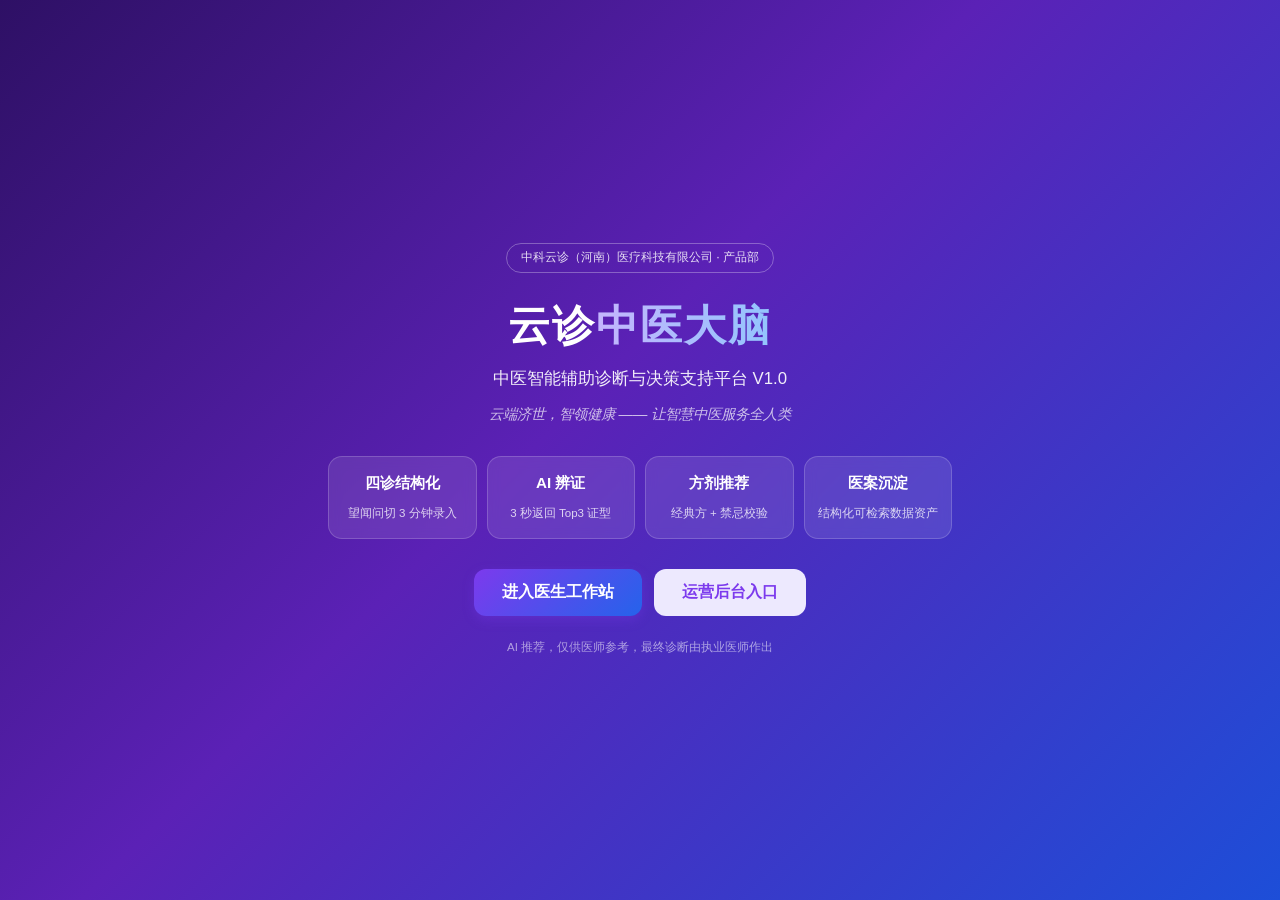
<file: demo/index.html>
<!DOCTYPE html>
<html lang="zh-CN">
<head>
<meta charset="UTF-8">
<meta name="viewport" content="width=device-width, initial-scale=1.0, maximum-scale=1.0, user-scalable=no">
<title>云诊中医大脑 · 中医智能辅助诊断与决策支持平台</title>
<meta name="description" content="面向中医临床场景的 AI 辅助诊疗工作台：四诊结构化采集、AI 辨证推荐、方剂推荐与禁忌校验、医案库与知识库。">
<link rel="stylesheet" href="css/style.css">
<link rel="icon" href="data:image/svg+xml,<svg xmlns='http://www.w3.org/2000/svg' viewBox='0 0 100 100'><rect width='100' height='100' rx='22' fill='%237C3AED'/><text x='50' y='68' font-size='52' text-anchor='middle' fill='white' font-family='serif'>云</text></svg>">
</head>
<body>

<!-- ============ 登录 / 产品概览 ============ -->
<div id="view-login" class="login-page">
  <div class="login-hero">
    <div class="login-badge">中科云诊（河南）医疗科技有限公司 · 产品部</div>
    <h1>云诊<span>中医大脑</span></h1>
    <p class="login-sub">中医智能辅助诊断与决策支持平台 V1.0</p>
    <p class="login-vision">云端济世，智领健康 —— 让智慧中医服务全人类</p>
    <div class="login-features">
      <div class="feat"><b>四诊结构化</b><span>望闻问切 3 分钟录入</span></div>
      <div class="feat"><b>AI 辨证</b><span>3 秒返回 Top3 证型</span></div>
      <div class="feat"><b>方剂推荐</b><span>经典方 + 禁忌校验</span></div>
      <div class="feat"><b>医案沉淀</b><span>结构化可检索数据资产</span></div>
    </div>
    <div class="login-actions">
      <button class="btn btn-primary btn-lg" onclick="enterWorkstation()">进入医生工作站</button>
      <button class="btn btn-ghost btn-lg" onclick="showPage('ops')">运营后台入口</button>
    </div>
    <p class="login-note">AI 推荐，仅供医师参考，最终诊断由执业医师作出</p>
  </div>
</div>

<!-- ============ 应用主体 ============ -->
<div id="app" class="app hidden">
  <aside class="sidebar">
    <div class="logo"><div class="logo-mark">云</div><div class="logo-text">云诊中医大脑<small>V1.0 · 医生工作站</small></div></div>
    <nav class="nav">
      <a class="nav-item active" data-page="dash" onclick="showPage('dash')"><span class="ni-ico">◫</span>工作台</a>
      <a class="nav-item" data-page="diagnose" onclick="showPage('diagnose')"><span class="ni-ico">✚</span>四诊采集</a>
      <a class="nav-item" data-page="syndrome" onclick="showPage('syndrome')"><span class="ni-ico">◎</span>AI 辨证</a>
      <a class="nav-item" data-page="cases" onclick="showPage('cases')"><span class="ni-ico">☰</span>医案库</a>
      <a class="nav-item" data-page="knowledge" onclick="showPage('knowledge')"><span class="ni-ico">品</span>知识库</a>
      <a class="nav-item" data-page="ops" onclick="showPage('ops')"><span class="ni-ico">▤</span>运营看板</a>
    </nav>
    <div class="sidebar-foot">
      <div class="doc-user"><div class="avatar">张</div><div><b>张医师</b><small>中医内科 · 主任医师</small></div></div>
      <a onclick="logout()" class="logout-link">退出</a>
    </div>
  </aside>

  <main class="main">
    <!-- 工作台 -->
    <section id="page-dash" class="page active">
      <header class="page-head"><h2>工作台</h2><p>今日挂号患者已从 HIS 同步 · 更新于 09:40</p></header>
      <div class="stat-grid">
        <div class="stat-card"><small>今日诊次</small><b id="stat-visits">12</b><span class="up">▲ 较昨日 +3</span></div>
        <div class="stat-card"><small>AI 推荐采纳率</small><b>58%</b><span class="up">▲ 高于目标 50%</span></div>
        <div class="stat-card"><small>平均录入时长</small><b>4'12"</b><span class="up">▲ 达标 ≤5 分钟</span></div>
        <div class="stat-card"><small>本周 WAD</small><b>26.4</b><span class="up">▲ 目标 ≥25 例/周</span></div>
      </div>
      <div class="dash-cols">
        <div class="card">
          <h3>今日患者 <span class="tag">HIS 已同步</span></h3>
          <div id="today-patients" class="patient-list"></div>
        </div>
        <div class="card">
          <h3>快捷入口</h3>
          <div class="quick-grid">
            <a class="quick" onclick="startDiagnose(0)"><b>新诊</b><span>四诊采集</span></a>
            <a class="quick" onclick="showPage('cases')"><b>医案</b><span>检索调阅</span></a>
            <a class="quick" onclick="showPage('knowledge')"><b>知识库</b><span>药方查询</span></a>
            <a class="quick" onclick="showPage('ops')"><b>看板</b><span>质量监测</span></a>
          </div>
          <h3 style="margin-top:18px">待办提醒</h3>
          <ul class="todo-list">
            <li><span class="dot dot-red"></span>昨日 2 份病历禁忌理由待补录</li>
            <li><span class="dot dot-amber"></span>病案质控：3 份病历四诊摘要缺失</li>
            <li><span class="dot dot-green"></span>周四名老医案带教讨论 15:00</li>
          </ul>
        </div>
      </div>
    </section>

    <!-- 四诊采集 -->
    <section id="page-diagnose" class="page">
      <header class="page-head"><h2>四诊结构化采集</h2><p>望 · 闻 · 问 · 切 —— 目标单诊录入 ≤ 3 分钟</p></header>
      <div class="card patient-bar">
        <div class="avatar lg">李</div>
        <div class="pb-info"><b id="dx-patient-name">李桂芳</b><small id="dx-patient-meta">女 · 58 岁 · 高血压病史 8 年 · 妊娠：否</small></div>
        <select id="dx-patient-select" class="select" onchange="selectDxPatient(this.value)"></select>
      </div>
      <div class="dx-tabs" id="dx-tabs">
        <a class="dx-tab active" data-t="wang" onclick="dxTab('wang')">望诊</a>
        <a class="dx-tab" data-t="wen" onclick="dxTab('wen')">闻诊</a>
        <a class="dx-tab" data-t="inquiry" onclick="dxTab('inquiry')">问诊</a>
        <a class="dx-tab" data-t="pulse" onclick="dxTab('pulse')">切诊</a>
      </div>

      <div id="dx-wang" class="dx-pane active">
        <div class="card">
          <h3>舌象采集 <span class="tag">舌象识别引擎</span></h3>
          <div class="tongue-box" id="tongue-box">
            <div class="tongue-visual">👅<span>点击拍摄舌象照片</span></div>
            <button class="btn btn-primary" onclick="tongueScan()" id="tongue-btn">📷 拍摄 / 上传舌象</button>
          </div>
          <div id="tongue-result" class="hidden">
            <p class="scan-note">舌象识别引擎输出建议值（P95 ≤ 2s），请确认或修改：</p>
            <div id="tongue-tags" class="tag-groups"></div>
          </div>
        </div>
        <div class="card">
          <h3>面色与神态</h3>
          <div class="tag-groups" id="face-tags"></div>
        </div>
      </div>

      <div id="dx-wen" class="dx-pane">
        <div class="card"><h3>声音</h3><div class="tag-groups" id="voice-tags"></div></div>
        <div class="card"><h3>气味</h3><div class="tag-groups" id="smell-tags"></div></div>
      </div>

      <div id="dx-inquiry" class="dx-pane">
        <div class="card">
          <h3>十问歌结构化问诊 <span class="tag">一问寒热二问汗</span></h3>
          <div id="inquiry-groups"></div>
        </div>
      </div>

      <div id="dx-pulse" class="dx-pane">
        <div class="card">
          <h3>脉象标签库 <span class="tag">28 脉 · 左右寸关尺</span></h3>
          <div class="pulse-side"><b>左手</b><div class="tag-groups" id="pulse-left"></div></div>
          <div class="pulse-side"><b>右手</b><div class="tag-groups" id="pulse-right"></div></div>
        </div>
        <div class="card"><h3>腹诊与按诊</h3><div class="tag-groups" id="palpation-tags"></div></div>
      </div>

      <div class="dx-footer">
        <div class="dx-progress">已录入 <b id="dx-count">0</b> 项四诊信息</div>
        <button class="btn btn-primary btn-lg" onclick="runDiagnosis()">⚡ 完成采集，开始 AI 辨证</button>
      </div>
    </section>

    <!-- AI 辨证 -->
    <section id="page-syndrome" class="page">
      <header class="page-head"><h2>AI 智能辅助辨证</h2><p>响应 P95 ≤ 3s · Top1 一致率目标 ≥ 70% · 仅供医师参考</p></header>
      <div id="syndrome-empty" class="card empty-state">请先在「四诊采集」完成录入，再进入本页进行辨证。</div>
      <div id="syndrome-body" class="hidden">
        <div id="syndrome-cards"></div>
        <div id="confirm-area" class="card hidden">
          <h3>治法与方剂推荐 <span class="tag">已确认证型：<span id="confirmed-syndrome">—</span></span></h3>
          <div id="treatment-area"></div>
        </div>
        <div id="prescription-area" class="card hidden">
          <h3>处方微调与禁忌校验 <span class="tag red">十八反 · 十九畏 · 妊娠禁忌 · 证候禁忌</span></h3>
          <div id="rx-herbs"></div>
          <div class="add-herb">
            <label>加减药材：</label>
            <div class="tag-groups" id="add-herb-tags"></div>
          </div>
          <div id="contraindication-alert" class="contra-alert hidden"></div>
          <div class="rx-actions">
            <button class="btn btn-primary" onclick="generateRecord()">生成病历并回写 EMR</button>
          </div>
        </div>
        <div id="record-area" class="card hidden">
          <h3>中医门诊病历 <span class="tag">符合《中医病历书写基本规范》</span></h3>
          <pre id="record-preview" class="record-pre"></pre>
          <div class="rx-actions">
            <button class="btn btn-ghost" onclick="toast('病历 PDF 已导出（演示）')">导出 PDF</button>
            <button class="btn btn-ghost" onclick="toast('已回写 EMR，处方流转至药房（演示）')">回写 EMR / 流转药房</button>
          </div>
        </div>
      </div>
    </section>

    <!-- 医案库 -->
    <section id="page-cases" class="page">
      <header class="page-head"><h2>中医医案库</h2><p>按患者维度聚合 · 时间轴展示证型演变 · 支持多维检索</p></header>
      <div class="card case-filter">
        <input class="input" id="case-kw" placeholder="搜索：病种 / 证型 / 方剂 / 医生…" oninput="renderCases()">
        <select class="select" id="case-syndrome" onchange="renderCases()"><option value="">全部证型</option></select>
        <label class="chk"><input type="checkbox" id="case-famous" onchange="renderCases()"> 仅看名老医案</label>
      </div>
      <div id="case-list"></div>
    </section>

    <!-- 知识库 -->
    <section id="page-knowledge" class="page">
      <header class="page-head"><h2>中医知识库</h2><p>中药 · 经典方剂 · 证型 —— 内容版本可追溯</p></header>
      <div class="kb-tabs">
        <a class="kb-tab active" data-k="herbs" onclick="kbTab('herbs')">中药</a>
        <a class="kb-tab" data-k="formulas" onclick="kbTab('formulas')">方剂</a>
        <a class="kb-tab" data-k="syndromes" onclick="kbTab('syndromes')">证型</a>
      </div>
      <input class="input kb-search" id="kb-kw" placeholder="搜索…" oninput="renderKb()">
      <div id="kb-list"></div>
      <div id="kb-detail" class="kb-detail hidden" onclick="closeKbDetail()"></div>
    </section>

    <!-- 运营看板 -->
    <section id="page-ops" class="page">
      <header class="page-head"><h2>运营后台与数据看板</h2><p>模型监测 · 客户管理 · 日志审计（RBAC 四级角色）</p></header>
      <div class="stat-grid">
        <div class="stat-card"><small>签约医院租户</small><b>3 家</b><span class="up">V1.0 目标达成</span></div>
        <div class="stat-card"><small>付费医生数</small><b>162 人</b><span class="up">▲ 目标 ≥150</span></div>
        <div class="stat-card"><small>医生周活跃率</small><b>73%</b><span class="up">▲ 目标 ≥70%</span></div>
        <div class="stat-card"><small>禁忌漏检率</small><b>0</b><span class="up">严重缺陷 0 起</span></div>
      </div>
      <div class="chart-grid">
        <div class="card"><h3>周活跃医生趋势 <span class="tag">近 8 周</span></h3><div id="chart-wau"></div></div>
        <div class="card"><h3>AI 推荐采纳分布 <span class="tag">模型监测</span></h3><div id="chart-adopt"></div></div>
      </div>
      <div class="chart-grid">
        <div class="card"><h3>Top 证型推荐量 <span class="tag">本月</span></h3><div id="chart-syndrome"></div></div>
        <div class="card"><h3>辨证置信度分布 <span class="tag">P95 ≤ 3s</span></h3><div id="chart-conf"></div></div>
      </div>
      <div class="card">
        <h3>租户管理</h3>
        <table class="table">
          <thead><tr><th>医院租户</th><th>部署形态</th><th>套餐</th><th>状态</th></tr></thead>
          <tbody>
            <tr><td>某市中医院（二级甲等）</td><td>私有化 · 等保三级</td><td>旗舰版</td><td><span class="pill green">运行中</span></td></tr>
            <tr><td>某区中西医结合医院</td><td>私有化 · 混合模式</td><td>标准版</td><td><span class="pill green">运行中</span></td></tr>
            <tr><td>某社区卫生服务中心</td><td>SaaS 多租户</td><td>基础版</td><td><span class="pill amber">试用期</span></td></tr>
          </tbody>
        </table>
      </div>
      <div class="card">
        <h3>日志审计 <span class="tag">操作留痕 · 患者敏感字段脱敏</span></h3>
        <table class="table">
          <thead><tr><th>时间</th><th>操作人</th><th>行为</th><th>对象</th></tr></thead>
          <tbody>
            <tr><td>10-12 09:21</td><td>张医师</td><td>AI 辨证采纳</td><td>肝郁脾虚证 · 逍遥散加减</td></tr>
            <tr><td>10-12 09:05</td><td>李医师</td><td>病历回写 EMR</td><td>患者 王**</td></tr>
            <tr><td>10-11 16:47</td><td>系统</td><td>禁忌校验命中</td><td>十八反 · 甘草/海藻（已拦截）</td></tr>
            <tr><td>10-11 15:30</td><td>信息科·陈</td><td>账号权限调整</td><td>新增住院医师账号 ×2</td></tr>
          </tbody>
        </table>
      </div>
    </section>
  </main>

  <!-- 移动端底部导航 -->
  <nav class="tabbar">
    <a class="tab-item active" data-page="dash" onclick="showPage('dash')"><span>◫</span>工作台</a>
    <a class="tab-item" data-page="diagnose" onclick="showPage('diagnose')"><span>✚</span>四诊</a>
    <a class="tab-item" data-page="syndrome" onclick="showPage('syndrome')"><span>◎</span>辨证</a>
    <a class="tab-item" data-page="cases" onclick="showPage('cases')"><span>☰</span>医案</a>
    <a class="tab-item" data-page="knowledge" onclick="showPage('knowledge')"><span>品</span>知识</a>
    <a class="tab-item" data-page="ops" onclick="showPage('ops')"><span>▤</span>运营</a>
  </nav>
</div>

<div id="toast" class="toast hidden"></div>
<script src="js/data.js"></script>
<script src="js/app.js"></script>
</body>
</html>
</file>
<file: demo/css/style.css>
/* 云诊中医大脑 V1.0 — 紫蓝科技风 */
:root{
  --purple:#7C3AED; --purple-d:#6D28D9; --purple-l:#EDE9FE;
  --blue:#2563EB; --blue-l:#DBEAFE;
  --ink:#1E1B2E; --ink-2:#4B465E; --ink-3:#8B87A0;
  --bg:#F5F6FB; --card:#FFFFFF; --line:#E8E6F2;
  --red:#DC2626; --red-l:#FEE2E2; --amber:#D97706; --amber-l:#FEF3C7;
  --green:#059669; --green-l:#D1FAE5;
  --radius:14px; --shadow:0 2px 12px rgba(124,58,237,.08);
}
*{margin:0;padding:0;box-sizing:border-box;-webkit-tap-highlight-color:transparent}
html{font-size:16px}
body{font-family:-apple-system,BlinkMacSystemFont,"PingFang SC","Microsoft YaHei",sans-serif;background:var(--bg);color:var(--ink);line-height:1.6}
.hidden{display:none!important}
b{font-weight:600}
a{cursor:pointer;text-decoration:none;color:inherit}

/* ---------- 登录页 ---------- */
.login-page{min-height:100vh;display:flex;align-items:center;justify-content:center;padding:24px;
  background:linear-gradient(135deg,#2E1065 0%,#5B21B6 45%,#1D4ED8 100%)}
.login-hero{max-width:640px;width:100%;text-align:center;color:#fff;padding:32px 8px}
.login-badge{display:inline-block;font-size:.78rem;opacity:.85;border:1px solid rgba(255,255,255,.35);border-radius:99px;padding:4px 14px;margin-bottom:20px}
.login-hero h1{font-size:2.6rem;font-weight:800;letter-spacing:.05em}
.login-hero h1 span{background:linear-gradient(90deg,#C4B5FD,#93C5FD);-webkit-background-clip:text;background-clip:text;color:transparent}
.login-sub{margin-top:6px;font-size:1.05rem;opacity:.92}
.login-vision{margin-top:10px;font-size:.9rem;opacity:.7;font-style:italic}
.login-features{display:grid;grid-template-columns:repeat(4,1fr);gap:10px;margin:30px 0}
.feat{background:rgba(255,255,255,.1);backdrop-filter:blur(6px);border:1px solid rgba(255,255,255,.18);border-radius:var(--radius);padding:14px 8px}
.feat b{display:block;font-size:.95rem;margin-bottom:4px}
.feat span{font-size:.72rem;opacity:.78}
.login-actions{display:flex;gap:12px;justify-content:center;flex-wrap:wrap}
.login-note{margin-top:22px;font-size:.72rem;opacity:.55}
@media(max-width:640px){.login-hero h1{font-size:2rem}.login-features{grid-template-columns:repeat(2,1fr)}}

/* ---------- 布局 ---------- */
.app{display:flex;min-height:100vh}
.sidebar{width:224px;background:var(--card);border-right:1px solid var(--line);display:flex;flex-direction:column;position:sticky;top:0;height:100vh;flex-shrink:0}
.logo{display:flex;align-items:center;gap:10px;padding:18px 16px;border-bottom:1px solid var(--line)}
.logo-mark{width:40px;height:40px;border-radius:12px;background:linear-gradient(135deg,var(--purple),var(--blue));color:#fff;display:flex;align-items:center;justify-content:center;font-size:1.3rem;font-weight:700;flex-shrink:0}
.logo-text{font-weight:700;font-size:.98rem;line-height:1.2}
.logo-text small{display:block;font-size:.68rem;color:var(--ink-3);font-weight:400}
.nav{padding:12px 10px;flex:1}
.nav-item{display:flex;align-items:center;gap:10px;padding:11px 14px;border-radius:10px;color:var(--ink-2);font-size:.95rem;margin-bottom:4px;transition:.15s}
.nav-item:hover{background:var(--purple-l);color:var(--purple)}
.nav-item.active{background:linear-gradient(135deg,var(--purple),var(--blue));color:#fff;font-weight:600;box-shadow:0 4px 12px rgba(124,58,237,.3)}
.ni-ico{width:20px;text-align:center}
.sidebar-foot{border-top:1px solid var(--line);padding:12px 16px;display:flex;align-items:center;justify-content:space-between}
.doc-user{display:flex;align-items:center;gap:10px}
.doc-user b{font-size:.9rem;display:block;line-height:1.2}
.doc-user small{font-size:.7rem;color:var(--ink-3)}
.logout-link{font-size:.78rem;color:var(--ink-3)}
.logout-link:hover{color:var(--red)}

.main{flex:1;padding:24px 28px 90px;max-width:1200px;min-width:0}
.page{display:none}
.page.active{display:block;animation:fadeUp .25s ease}
@keyframes fadeUp{from{opacity:0;transform:translateY(8px)}to{opacity:1;transform:none}}
.page-head{margin-bottom:20px}
.page-head h2{font-size:1.4rem;font-weight:700}
.page-head p{font-size:.82rem;color:var(--ink-3);margin-top:2px}

/* 移动端底部导航 */
.tabbar{display:none;position:fixed;bottom:0;left:0;right:0;background:var(--card);border-top:1px solid var(--line);z-index:60;padding-bottom:env(safe-area-inset-bottom)}
.tab-item{flex:1;display:flex;flex-direction:column;align-items:center;padding:7px 0 6px;font-size:.64rem;color:var(--ink-3)}
.tab-item span{font-size:1.15rem;line-height:1.3}
.tab-item.active{color:var(--purple);font-weight:600}

@media(max-width:900px){
  .sidebar{display:none}
  .tabbar{display:flex}
  .main{padding:16px 14px 84px}
  .page-head h2{font-size:1.2rem}
}

/* ---------- 通用组件 ---------- */
.card{background:var(--card);border-radius:var(--radius);box-shadow:var(--shadow);padding:18px;margin-bottom:16px;border:1px solid var(--line)}
.card h3{font-size:1rem;font-weight:700;margin-bottom:12px;display:flex;align-items:center;gap:8px;flex-wrap:wrap}
.tag{font-size:.68rem;font-weight:500;color:var(--purple);background:var(--purple-l);border-radius:99px;padding:2px 10px}
.tag.red{color:var(--red);background:var(--red-l)}
.tag.blue{color:var(--blue);background:var(--blue-l)}
.tag.amber{color:var(--amber);background:var(--amber-l)}
.btn{border:none;border-radius:10px;padding:10px 18px;font-size:.9rem;font-weight:600;cursor:pointer;transition:.15s;font-family:inherit}
.btn-primary{background:linear-gradient(135deg,var(--purple),var(--blue));color:#fff;box-shadow:0 4px 12px rgba(124,58,237,.3)}
.btn-primary:active{transform:scale(.97)}
.btn-ghost{background:var(--purple-l);color:var(--purple)}
.btn-lg{padding:13px 28px;font-size:1rem;border-radius:12px}
.input,.select{border:1px solid var(--line);border-radius:10px;padding:10px 12px;font-size:.9rem;font-family:inherit;background:#fff;color:var(--ink);width:100%}
.input:focus,.select:focus{outline:2px solid var(--purple-l);border-color:var(--purple)}
.empty-state{text-align:center;color:var(--ink-3);padding:40px 16px}

/* 标签选择 */
.tag-groups{display:flex;flex-wrap:wrap;gap:8px}
.tg-label{width:100%;font-size:.78rem;color:var(--ink-3);margin:8px 0 2px}
.chip{border:1px solid var(--line);border-radius:99px;padding:6px 14px;font-size:.85rem;background:#fff;cursor:pointer;transition:.15s;user-select:none}
.chip:active{transform:scale(.95)}
.chip.on{background:linear-gradient(135deg,var(--purple),var(--blue));color:#fff;border-color:transparent;font-weight:600}
.chip-suggest{border-style:dashed;border-color:var(--purple);color:var(--purple)}

/* 统计卡 */
.stat-grid{display:grid;grid-template-columns:repeat(4,1fr);gap:12px;margin-bottom:16px}
.stat-card{background:var(--card);border:1px solid var(--line);border-radius:var(--radius);padding:14px 16px;box-shadow:var(--shadow)}
.stat-card small{color:var(--ink-3);font-size:.75rem}
.stat-card b{display:block;font-size:1.55rem;font-weight:800;background:linear-gradient(135deg,var(--purple),var(--blue));-webkit-background-clip:text;background-clip:text;color:transparent;line-height:1.3}
.stat-card .up{font-size:.7rem;color:var(--green)}
@media(max-width:900px){.stat-grid{grid-template-columns:repeat(2,1fr)}}

.dash-cols{display:grid;grid-template-columns:1.4fr 1fr;gap:16px}
@media(max-width:900px){.dash-cols{grid-template-columns:1fr}}
.patient-list{display:flex;flex-direction:column}
.patient-row{display:flex;align-items:center;gap:12px;padding:11px 4px;border-bottom:1px solid var(--line);cursor:pointer;border-radius:8px}
.patient-row:last-child{border-bottom:none}
.patient-row:hover{background:var(--purple-l)}
.pr-info{flex:1;min-width:0}
.pr-info b{font-size:.92rem}
.pr-info small{display:block;color:var(--ink-3);font-size:.75rem}
.avatar{width:38px;height:38px;border-radius:50%;background:var(--purple-l);color:var(--purple);display:flex;align-items:center;justify-content:center;font-weight:700;flex-shrink:0}
.avatar.lg{width:52px;height:52px;font-size:1.2rem}
.pill{font-size:.68rem;border-radius:99px;padding:3px 10px;font-weight:600}
.pill.green{background:var(--green-l);color:var(--green)}
.pill.amber{background:var(--amber-l);color:var(--amber)}
.pill.blue{background:var(--blue-l);color:var(--blue)}
.pill.red{background:var(--red-l);color:var(--red)}

.quick-grid{display:grid;grid-template-columns:repeat(4,1fr);gap:10px}
.quick{background:var(--purple-l);border-radius:12px;padding:12px 8px;text-align:center;transition:.15s}
.quick:hover{background:var(--purple);color:#fff}
.quick b{display:block;font-size:1rem}
.quick span{font-size:.7rem;opacity:.75}
.todo-list{list-style:none}
.todo-list li{display:flex;align-items:center;gap:8px;font-size:.85rem;padding:7px 0;border-bottom:1px dashed var(--line)}
.dot{width:8px;height:8px;border-radius:50%;flex-shrink:0}
.dot-red{background:var(--red)}.dot-amber{background:var(--amber)}.dot-green{background:var(--green)}

/* ---------- 四诊 ---------- */
.patient-bar{display:flex;align-items:center;gap:12px}
.pb-info{flex:1;min-width:0}
.pb-info b{font-size:1.05rem}
.pb-info small{display:block;color:var(--ink-3);font-size:.78rem}
.patient-bar .select{width:auto;min-width:130px}
.dx-tabs{display:flex;gap:8px;margin-bottom:14px;overflow-x:auto;padding-bottom:2px}
.dx-tab{flex-shrink:0;padding:9px 20px;border-radius:99px;background:var(--card);border:1px solid var(--line);font-size:.92rem;font-weight:600;color:var(--ink-2)}
.dx-tab.active{background:linear-gradient(135deg,var(--purple),var(--blue));color:#fff;border-color:transparent;box-shadow:0 4px 12px rgba(124,58,237,.3)}
.dx-pane{display:none}
.dx-pane.active{display:block;animation:fadeUp .25s ease}
.tongue-box{text-align:center;padding:14px 0}
.tongue-visual{width:120px;height:120px;margin:0 auto 14px;border-radius:50%;background:linear-gradient(135deg,var(--purple-l),var(--blue-l));display:flex;flex-direction:column;align-items:center;justify-content:center;font-size:2.6rem;gap:4px}
.tongue-visual span{font-size:.75rem;color:var(--ink-3)}
.tongue-visual.scanning{animation:pulse 1s infinite}
@keyframes pulse{0%,100%{transform:scale(1)}50%{transform:scale(1.06)}}
.scan-note{font-size:.8rem;color:var(--blue);margin-bottom:10px}
.pulse-side{margin-bottom:12px}
.pulse-side>b{display:block;font-size:.85rem;margin-bottom:8px;color:var(--purple)}
.inq-group{margin-bottom:6px}
.inq-group>b{display:block;font-size:.85rem;color:var(--purple);margin:10px 0 6px}
.deg-note{font-size:.7rem;color:var(--ink-3);margin-left:6px}
.dx-footer{position:sticky;bottom:76px;display:flex;align-items:center;justify-content:space-between;gap:12px;background:var(--card);border:1px solid var(--line);border-radius:var(--radius);box-shadow:0 -4px 20px rgba(124,58,237,.1);padding:12px 16px;margin-top:6px}
.dx-progress{font-size:.85rem;color:var(--ink-2)}
.dx-progress b{color:var(--purple);font-size:1.1rem}
@media(max-width:640px){.dx-footer{flex-direction:column;bottom:72px}.dx-footer .btn{width:100%}}

/* ---------- AI 辨证 ---------- */
.syn-card{background:var(--card);border:1px solid var(--line);border-radius:var(--radius);box-shadow:var(--shadow);padding:18px;margin-bottom:14px;cursor:pointer;transition:.15s}
.syn-card:hover{border-color:var(--purple)}
.syn-card.top1{border:2px solid var(--purple);background:linear-gradient(135deg,#FDFCFF,#F6F2FF)}
.syn-head{display:flex;align-items:center;justify-content:space-between;gap:10px;margin-bottom:10px;flex-wrap:wrap}
.syn-name{font-size:1.1rem;font-weight:700;display:flex;align-items:center;gap:8px}
.conf-badge{font-weight:800;font-size:1.2rem;color:var(--purple)}
.conf-bar{height:8px;border-radius:99px;background:var(--purple-l);overflow:hidden;margin-bottom:12px}
.conf-fill{height:100%;border-radius:99px;background:linear-gradient(90deg,var(--purple),var(--blue));transition:width .6s ease}
.syn-evidence{font-size:.85rem;color:var(--ink-2);margin-bottom:6px}
.syn-evidence b{color:var(--purple)}
.syn-negative{font-size:.78rem;color:var(--ink-3)}
.doubt-box{background:var(--amber-l);border:1px solid #FDE68A;border-radius:var(--radius);padding:14px 16px;margin-bottom:14px;font-size:.88rem}
.doubt-box b{color:var(--amber)}
.doubt-box ul{margin:6px 0 0 18px;font-size:.82rem}
.trx-block{margin-bottom:16px}
.trx-block>b{display:block;font-size:.88rem;margin-bottom:6px}
.formula-title{font-size:1rem;font-weight:700;color:var(--purple)}
.formula-src{font-size:.75rem;color:var(--ink-3);font-weight:400}
.rx-herb-row{display:flex;align-items:center;gap:10px;padding:8px 0;border-bottom:1px dashed var(--line);flex-wrap:wrap}
.rx-herb-row .hname{font-weight:600;min-width:64px}
.rx-dose{display:flex;align-items:center;gap:6px;font-size:.82rem;color:var(--ink-2)}
.rx-dose input{width:60px;border:1px solid var(--line);border-radius:8px;padding:4px 6px;text-align:center;font-size:.85rem}
.rx-role{font-size:.7rem;color:var(--ink-3)}
.dose-warn{color:var(--red);font-size:.72rem;font-weight:600}
.add-herb{margin:14px 0}
.add-herb>label{font-size:.85rem;font-weight:600}
.contra-alert{background:var(--red-l);border:2px solid var(--red);border-radius:var(--radius);padding:14px 16px;margin:14px 0;animation:shake .4s}
@keyframes shake{0%,100%{transform:none}25%{transform:translateX(-4px)}75%{transform:translateX(4px)}}
.contra-alert b{color:var(--red)}
.contra-alert textarea{width:100%;margin-top:10px;border:1px solid var(--red);border-radius:8px;padding:8px;font-family:inherit;font-size:.85rem;min-height:64px}
.rx-actions{display:flex;gap:10px;margin-top:14px;flex-wrap:wrap}
.record-pre{background:#FAFAFF;border:1px solid var(--line);border-radius:10px;padding:16px;font-family:inherit;font-size:.88rem;white-space:pre-wrap;line-height:1.9}
.cpa-note{margin-top:10px;font-size:.7rem;color:var(--red);background:var(--red-l);border-radius:8px;padding:6px 10px;display:inline-block}

/* ---------- 医案 ---------- */
.case-filter{display:flex;gap:10px;align-items:center;flex-wrap:wrap}
.case-filter .input{flex:2;min-width:180px}
.case-filter .select{flex:1;min-width:130px;width:auto}
.chk{display:flex;align-items:center;gap:6px;font-size:.85rem;white-space:nowrap;color:var(--ink-2)}
.case-item{background:var(--card);border:1px solid var(--line);border-radius:var(--radius);padding:16px;margin-bottom:12px;cursor:pointer;box-shadow:var(--shadow)}
.case-item:hover{border-color:var(--purple)}
.case-top{display:flex;justify-content:space-between;align-items:center;gap:8px;margin-bottom:8px;flex-wrap:wrap}
.case-top b{font-size:.98rem}
.case-meta{font-size:.8rem;color:var(--ink-3);margin-bottom:8px}
.case-syn-tags{display:flex;gap:6px;flex-wrap:wrap}
.timeline{margin-top:10px;border-left:2px solid var(--purple-l);padding-left:16px}
.tl-item{position:relative;padding-bottom:12px;font-size:.84rem}
.tl-item::before{content:"";position:absolute;left:-21px;top:6px;width:8px;height:8px;border-radius:50%;background:var(--purple)}
.tl-item b{color:var(--purple)}
.tl-date{color:var(--ink-3);font-size:.75rem}

/* ---------- 知识库 ---------- */
.kb-tabs{display:flex;gap:8px;margin-bottom:12px}
.kb-tab{padding:8px 18px;border-radius:99px;background:var(--card);border:1px solid var(--line);font-size:.9rem;font-weight:600;color:var(--ink-2)}
.kb-tab.active{background:linear-gradient(135deg,var(--purple),var(--blue));color:#fff;border-color:transparent}
.kb-search{margin-bottom:14px;max-width:420px}
.kb-item{background:var(--card);border:1px solid var(--line);border-radius:12px;padding:13px 16px;margin-bottom:10px;cursor:pointer;display:flex;justify-content:space-between;align-items:center;gap:10px;flex-wrap:wrap}
.kb-item:hover{border-color:var(--purple)}
.kb-item b{font-size:.95rem}
.kb-item small{color:var(--ink-3);font-size:.78rem;display:block}
.kb-detail{position:fixed;inset:0;background:rgba(30,27,46,.5);z-index:80;display:flex;align-items:flex-end;justify-content:center;padding:0}
.kb-detail-inner{background:var(--card);border-radius:20px 20px 0 0;max-width:560px;width:100%;max-height:80vh;overflow-y:auto;padding:22px 20px calc(20px + env(safe-area-inset-bottom))}
@media(min-width:640px){.kb-detail{align-items:center;padding:24px}.kb-detail-inner{border-radius:20px}}
.kb-detail h3{font-size:1.15rem;margin-bottom:4px}
.kb-detail .kb-sub{color:var(--ink-3);font-size:.8rem;margin-bottom:14px}
.kv{margin-bottom:12px}
.kv>b{display:block;font-size:.8rem;color:var(--purple);margin-bottom:3px}
.kv span{font-size:.88rem;color:var(--ink-2)}
.kb-warn{background:var(--red-l);border-radius:10px;padding:10px 12px;font-size:.82rem;color:var(--red)}
.kb-close{position:absolute;right:14px;top:14px;background:none;border:none;font-size:1.4rem;color:var(--ink-3);cursor:pointer}

/* ---------- 看板 ---------- */
.chart-grid{display:grid;grid-template-columns:1fr 1fr;gap:16px}
@media(max-width:900px){.chart-grid{grid-template-columns:1fr}}
.chart-svg{width:100%;height:auto;display:block}
.table{width:100%;border-collapse:collapse;font-size:.85rem}
.table th{text-align:left;color:var(--ink-3);font-weight:600;font-size:.75rem;padding:8px 6px;border-bottom:1px solid var(--line)}
.table td{padding:10px 6px;border-bottom:1px solid var(--line)}
.table tr:last-child td{border-bottom:none}
@media(max-width:640px){.table th:nth-child(3),.table td:nth-child(3){display:none}}

/* toast */
.toast{position:fixed;left:50%;bottom:110px;transform:translateX(-50%);background:var(--ink);color:#fff;border-radius:99px;padding:10px 22px;font-size:.85rem;z-index:99;box-shadow:0 8px 24px rgba(0,0,0,.25);animation:fadeUp .25s;white-space:nowrap;max-width:90vw;overflow:hidden;text-overflow:ellipsis}
</file>
